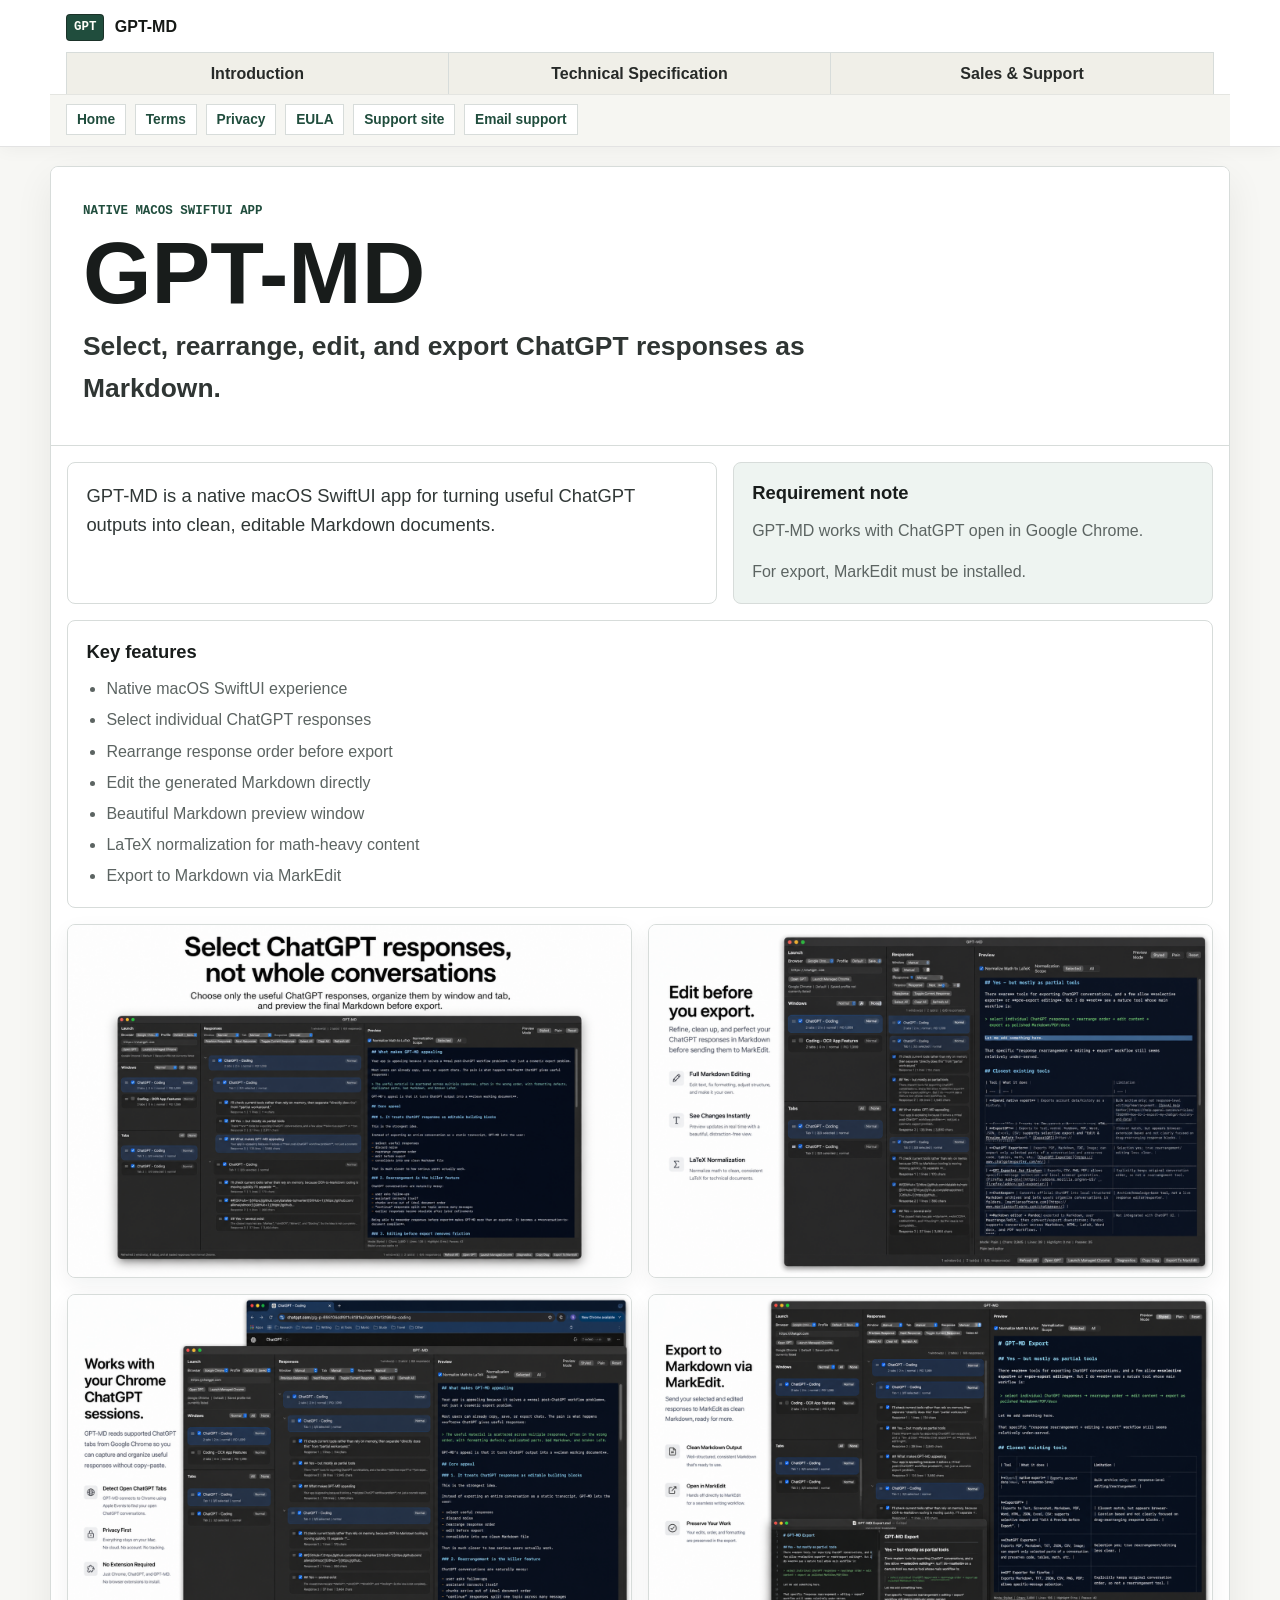
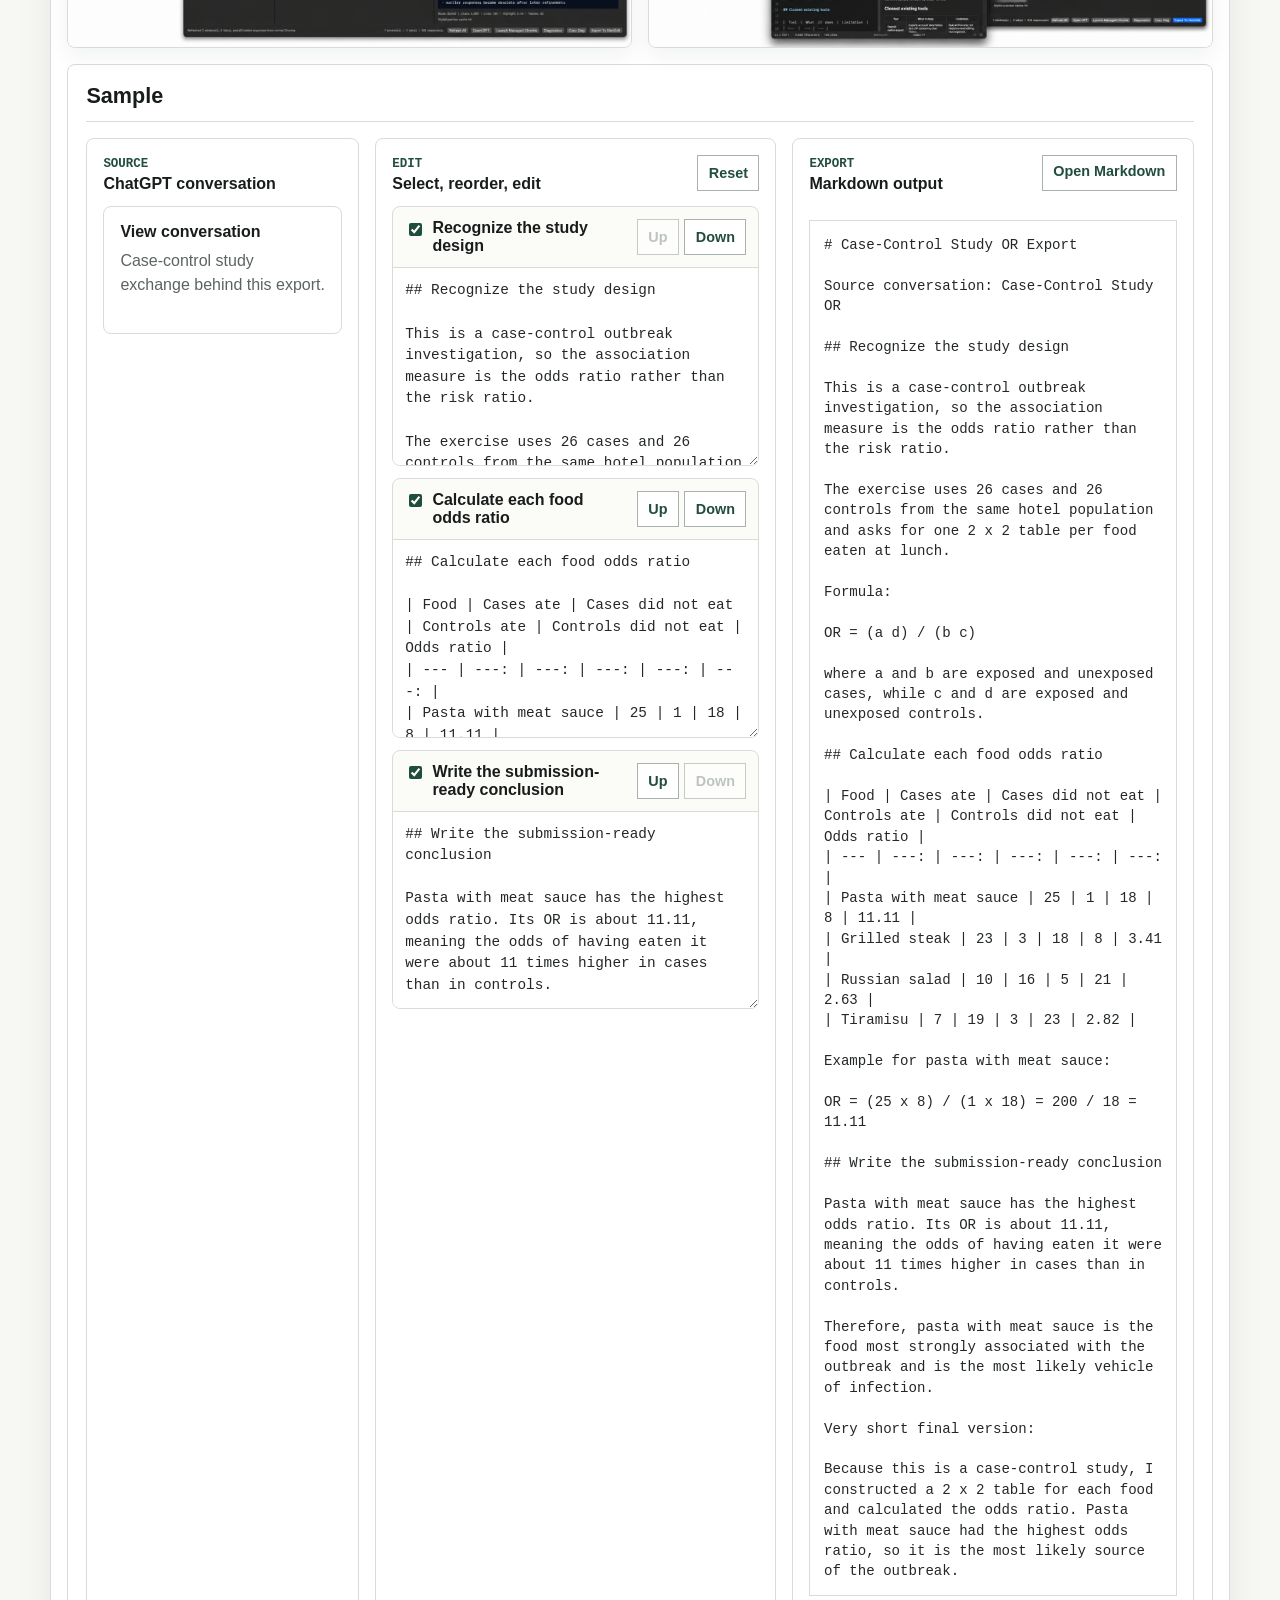
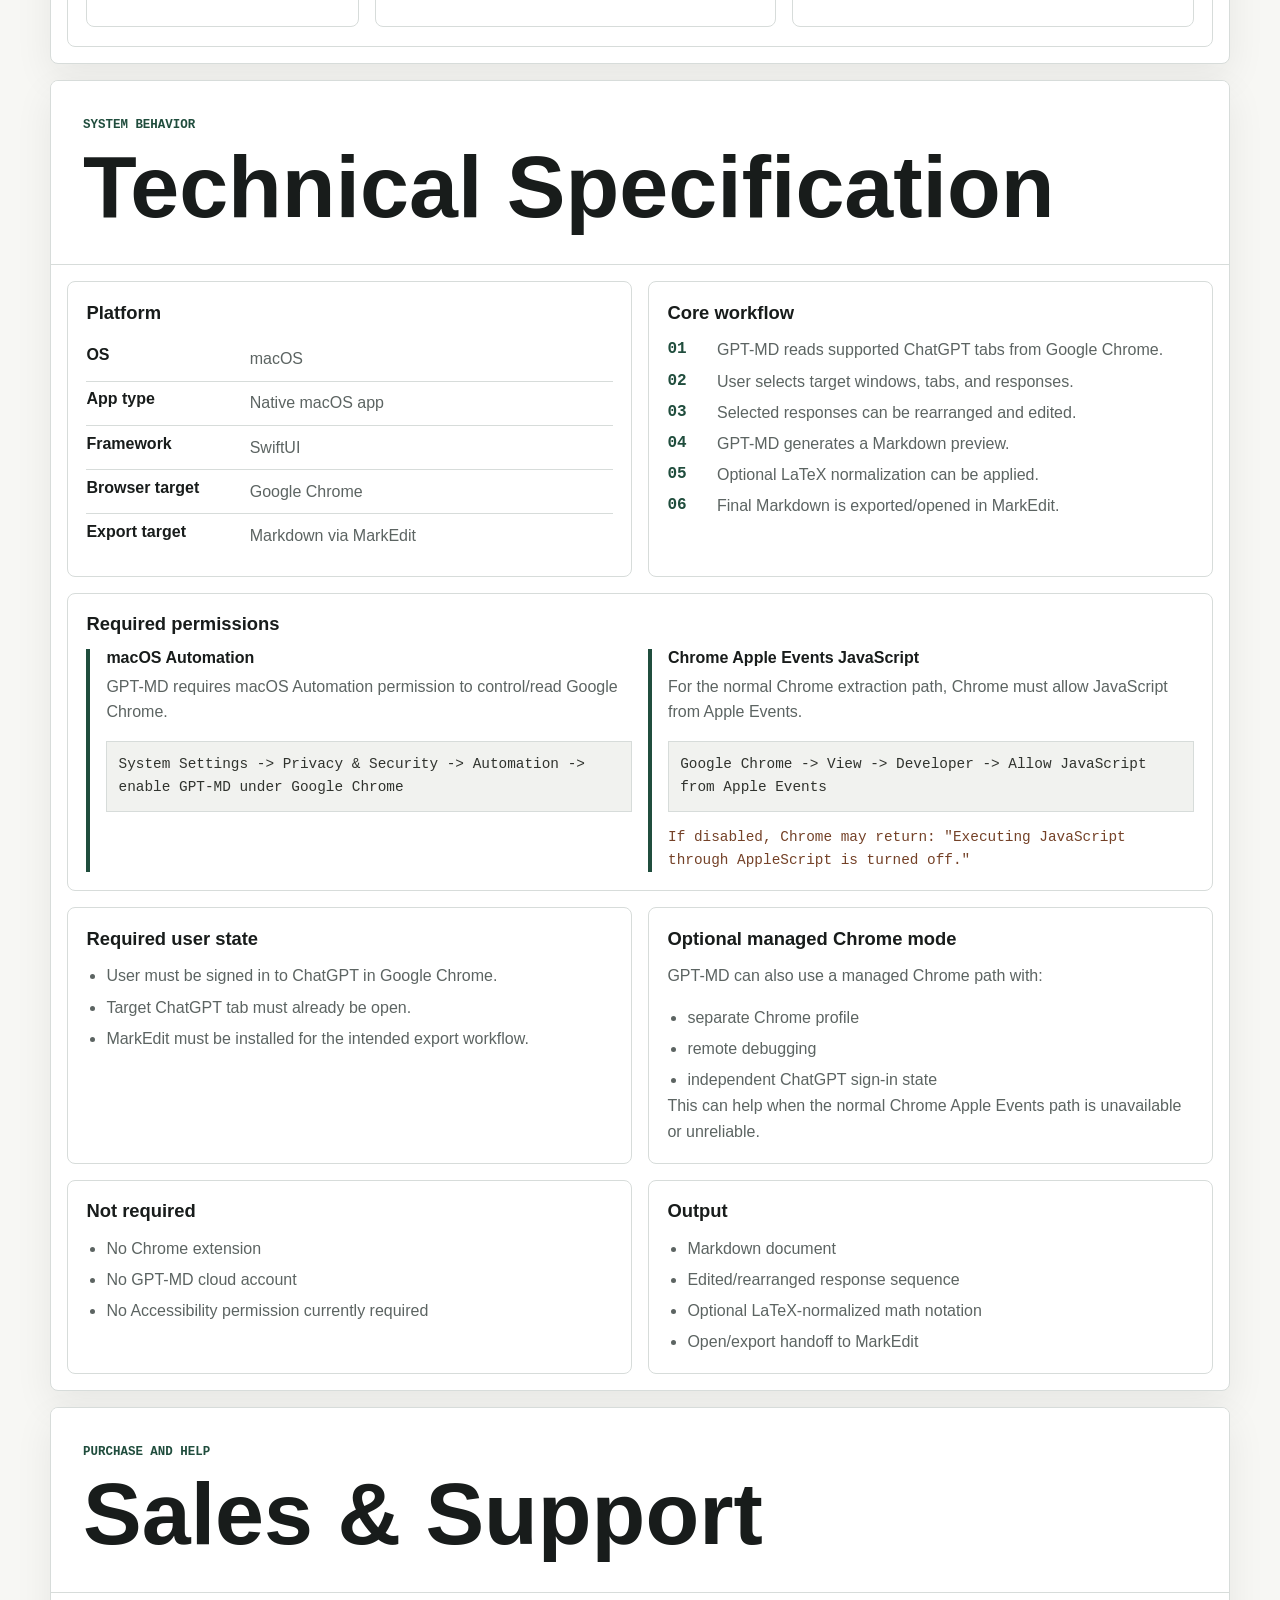
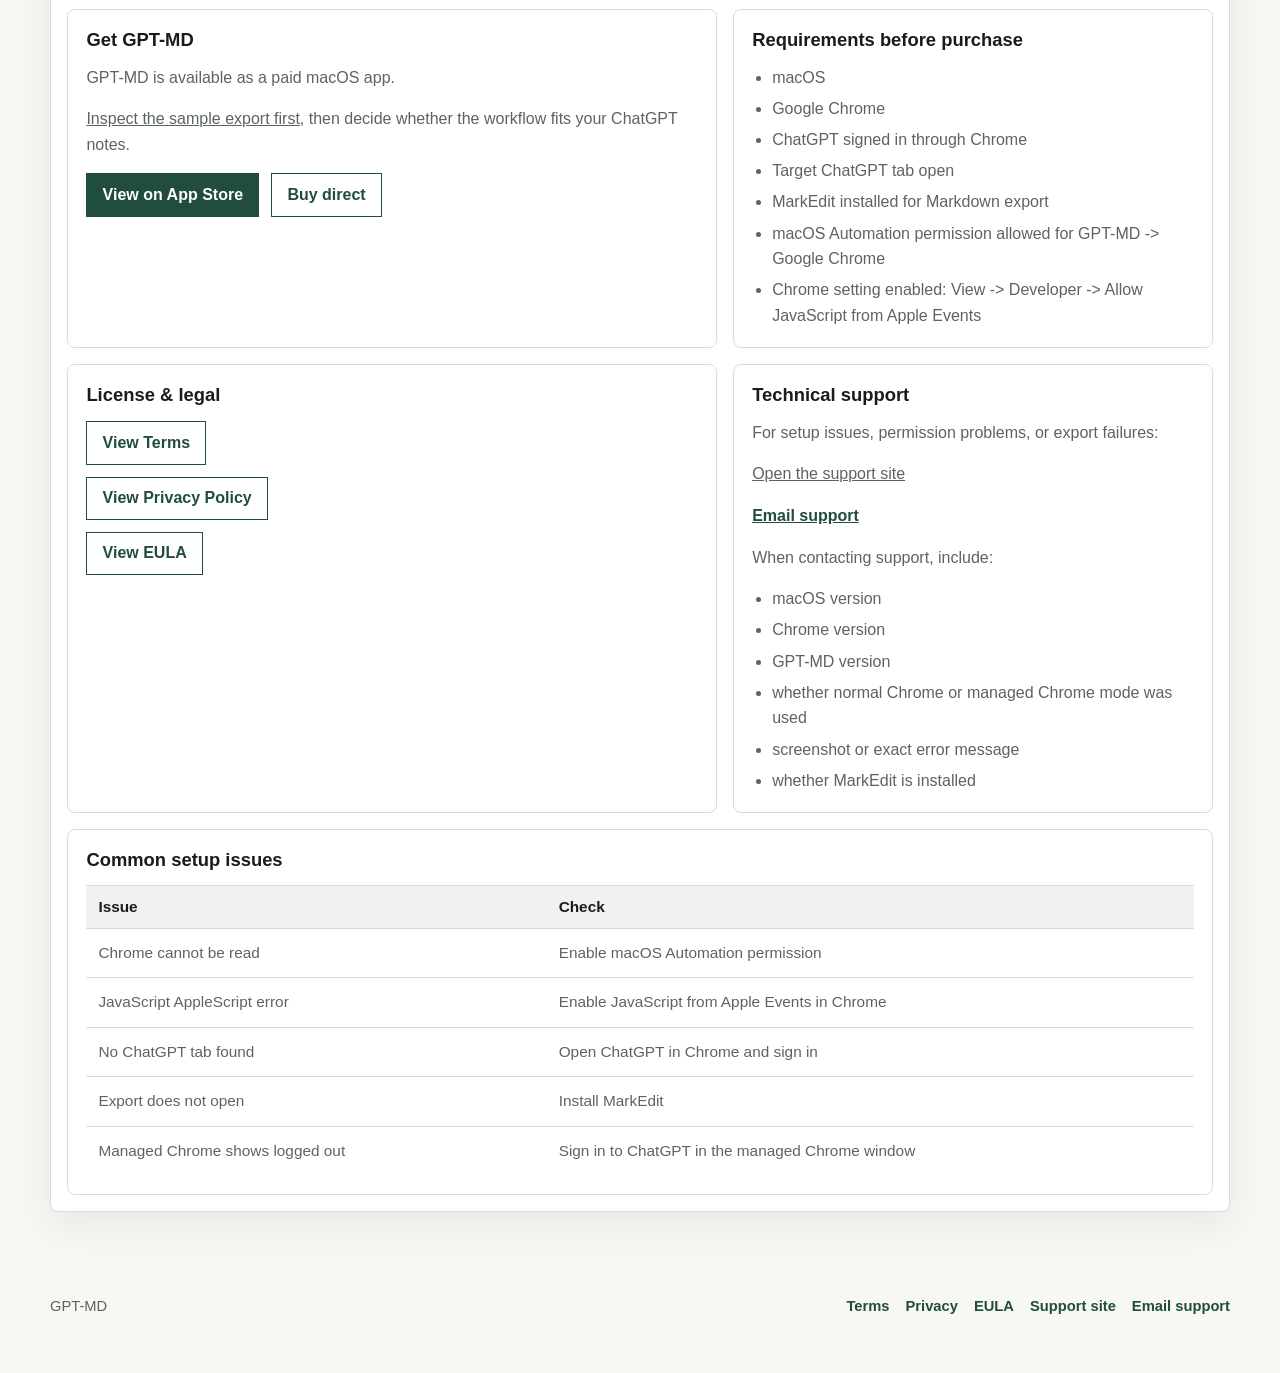
<file: index.html>
<!doctype html>
<html lang="en">
<head>
  <meta charset="utf-8">
  <meta name="viewport" content="width=device-width, initial-scale=1">
  <title>GPT-MD | ChatGPT responses to Markdown</title>
  <meta
    name="description"
    content="GPT-MD is a native macOS SwiftUI app for selecting, rearranging, editing, previewing, and exporting ChatGPT responses as Markdown."
  >
  <meta property="og:title" content="GPT-MD">
  <meta property="og:description" content="Select, rearrange, edit, and export ChatGPT responses as Markdown.">
  <meta property="og:type" content="website">
  <link rel="icon" type="image/png" href="./favicon.png?v=20260423a">
  <link rel="stylesheet" href="./site.css?v=20260508b">
</head>
<body>
  <a class="skip-link" href="#content">Skip to content</a>

  <header class="site-header">
    <a class="brand" href="./index.html" aria-label="GPT-MD home">
      <span class="brand-mark">GPT</span>
      <span>GPT-MD</span>
    </a>
    <nav class="tabs" aria-label="Primary">
      <a href="#introduction">Introduction</a>
      <a href="#technical-specification">Technical Specification</a>
      <a href="#sales-support">Sales &amp; Support</a>
    </nav>
    <nav class="page-nav" aria-label="All pages">
      <a href="./index.html">Home</a>
      <a href="./terms.html">Terms</a>
      <a href="./privacy.html">Privacy</a>
      <a href="./eula.html">EULA</a>
      <a href="https://medschooloutsider-support.vercel.app" target="_blank" rel="noreferrer">Support site</a>
      <a href="mailto:worldpresident1030@gmail.com" target="_blank" rel="noreferrer">Email support</a>
    </nav>
  </header>

  <main id="content" class="catalog-shell">
    <section class="tab-panel intro-panel" id="introduction" aria-labelledby="intro-title">
      <div class="panel-header">
        <p class="kicker">Native macOS SwiftUI app</p>
        <h1 id="intro-title">GPT-MD</h1>
        <p class="subtitle">Select, rearrange, edit, and export ChatGPT responses as Markdown.</p>
      </div>

      <div class="intro-grid">
        <article class="summary-card">
          <p>
            GPT-MD is a native macOS SwiftUI app for turning useful ChatGPT outputs into clean,
            editable Markdown documents.
          </p>
        </article>

        <article class="requirements-card">
          <h2>Requirement note</h2>
          <p>GPT-MD works with ChatGPT open in Google Chrome.</p>
          <p>For export, MarkEdit must be installed.</p>
        </article>
      </div>

      <section class="feature-list" aria-label="Key features">
        <h2>Key features</h2>
        <ul>
          <li>Native macOS SwiftUI experience</li>
          <li>Select individual ChatGPT responses</li>
          <li>Rearrange response order before export</li>
          <li>Edit the generated Markdown directly</li>
          <li>Beautiful Markdown preview window</li>
          <li>LaTeX normalization for math-heavy content</li>
          <li>Export to Markdown via MarkEdit</li>
        </ul>
      </section>

      <section class="gallery-strip" aria-label="GPT-MD image gallery">
        <img src="./site-assets/gallery/gpt-md/01-select-chatgpt-responses.png" width="2880" height="1800" loading="lazy" decoding="async" alt="GPT-MD selecting ChatGPT responses and previewing Markdown.">
        <img src="./site-assets/gallery/gpt-md/02-edit-before-export.png" width="2880" height="1800" loading="lazy" decoding="async" alt="GPT-MD editing Markdown before export.">
        <img src="./site-assets/gallery/gpt-md/03-chrome-chatgpt-sessions.png" width="2880" height="1800" loading="lazy" decoding="async" alt="GPT-MD working with Chrome ChatGPT sessions.">
        <img src="./site-assets/gallery/gpt-md/04-export-to-markedit.png" width="2880" height="1800" loading="lazy" decoding="async" alt="GPT-MD exporting Markdown to MarkEdit.">
      </section>

      <section class="feature-list product-sample" id="sample" aria-labelledby="sample-title">
        <div class="section-heading">
          <h2 id="sample-title">Sample</h2>
        </div>

        <div class="sample-workbench" aria-label="Interactive GPT-MD sample">
          <article class="sample-panel sample-source-panel">
            <p class="kicker">Source</p>
            <h3>ChatGPT conversation</h3>
            <a
              class="file-card sample-open-card"
              href="./site-assets/sample-conversation.md"
              data-preview-title="ChatGPT conversation"
              data-preview-url="./site-assets/sample-conversation.md"
            >
              <strong>View conversation</strong>
              <span>Case-control study exchange behind this export.</span>
            </a>
          </article>

          <article class="sample-panel sample-builder-panel">
            <div class="sample-panel-head">
              <div>
                <p class="kicker">Edit</p>
                <h3>Select, reorder, edit</h3>
              </div>
              <button class="small-button" type="button" data-sample-reset>Reset</button>
            </div>
            <div class="response-list" id="sample-response-list"></div>
          </article>

          <article class="sample-panel sample-export-panel">
            <div class="sample-panel-head">
              <div>
                <p class="kicker">Export</p>
                <h3>Markdown output</h3>
              </div>
              <a
                class="small-button"
                href="./site-assets/sample-output.md"
                target="_blank"
                rel="noreferrer"
              >Open Markdown</a>
            </div>
            <pre class="sample-output export-output" id="sample-export-output" aria-live="polite"></pre>
          </article>
        </div>
      </section>
    </section>

    <section class="tab-panel" id="technical-specification" aria-labelledby="spec-title">
      <div class="panel-header compact">
        <p class="kicker">System behavior</p>
        <h1 id="spec-title">Technical Specification</h1>
      </div>

      <div class="spec-layout">
        <section class="spec-box">
          <h2>Platform</h2>
          <dl class="spec-table">
            <div><dt>OS</dt><dd>macOS</dd></div>
            <div><dt>App type</dt><dd>Native macOS app</dd></div>
            <div><dt>Framework</dt><dd>SwiftUI</dd></div>
            <div><dt>Browser target</dt><dd>Google Chrome</dd></div>
            <div><dt>Export target</dt><dd>Markdown via MarkEdit</dd></div>
          </dl>
        </section>

        <section class="spec-box">
          <h2>Core workflow</h2>
          <ol class="numbered-list">
            <li>GPT-MD reads supported ChatGPT tabs from Google Chrome.</li>
            <li>User selects target windows, tabs, and responses.</li>
            <li>Selected responses can be rearranged and edited.</li>
            <li>GPT-MD generates a Markdown preview.</li>
            <li>Optional LaTeX normalization can be applied.</li>
            <li>Final Markdown is exported/opened in MarkEdit.</li>
          </ol>
        </section>

        <section class="spec-box wide">
          <h2>Required permissions</h2>
          <div class="permission-grid">
            <article>
              <h3>macOS Automation</h3>
              <p>GPT-MD requires macOS Automation permission to control/read Google Chrome.</p>
              <p class="path-line">System Settings -> Privacy &amp; Security -> Automation -> enable GPT-MD under Google Chrome</p>
            </article>
            <article>
              <h3>Chrome Apple Events JavaScript</h3>
              <p>For the normal Chrome extraction path, Chrome must allow JavaScript from Apple Events.</p>
              <p class="path-line">Google Chrome -> View -> Developer -> Allow JavaScript from Apple Events</p>
              <p class="error-line">If disabled, Chrome may return: "Executing JavaScript through AppleScript is turned off."</p>
            </article>
          </div>
        </section>

        <section class="spec-box">
          <h2>Required user state</h2>
          <ul>
            <li>User must be signed in to ChatGPT in Google Chrome.</li>
            <li>Target ChatGPT tab must already be open.</li>
            <li>MarkEdit must be installed for the intended export workflow.</li>
          </ul>
        </section>

        <section class="spec-box">
          <h2>Optional managed Chrome mode</h2>
          <p>GPT-MD can also use a managed Chrome path with:</p>
          <ul>
            <li>separate Chrome profile</li>
            <li>remote debugging</li>
            <li>independent ChatGPT sign-in state</li>
          </ul>
          <p>This can help when the normal Chrome Apple Events path is unavailable or unreliable.</p>
        </section>

        <section class="spec-box">
          <h2>Not required</h2>
          <ul>
            <li>No Chrome extension</li>
            <li>No GPT-MD cloud account</li>
            <li>No Accessibility permission currently required</li>
          </ul>
        </section>

        <section class="spec-box">
          <h2>Output</h2>
          <ul>
            <li>Markdown document</li>
            <li>Edited/rearranged response sequence</li>
            <li>Optional LaTeX-normalized math notation</li>
            <li>Open/export handoff to MarkEdit</li>
          </ul>
        </section>
      </div>
    </section>

    <section class="tab-panel" id="sales-support" aria-labelledby="sales-title">
      <div class="panel-header compact">
        <p class="kicker">Purchase and help</p>
        <h1 id="sales-title">Sales &amp; Support</h1>
      </div>

      <div class="sales-grid">
        <section class="spec-box purchase-box">
          <h2>Get GPT-MD</h2>
          <p>GPT-MD is available as a paid macOS app.</p>
          <p><a href="#sample">Inspect the sample export first</a>, then decide whether the workflow fits your ChatGPT notes.</p>
          <div class="purchase-actions">
            <a class="button" href="https://apps.apple.com/app/gpt-md/id6763401931" target="_blank" rel="noreferrer">View on App Store</a>
            <a class="button secondary" href="https://medout.lemonsqueezy.com/checkout/buy/40174261-ca0c-464d-b044-39bebae435b0" target="_blank" rel="noreferrer">Buy direct</a>
          </div>
        </section>

        <section class="spec-box">
          <h2>Requirements before purchase</h2>
          <ul>
            <li>macOS</li>
            <li>Google Chrome</li>
            <li>ChatGPT signed in through Chrome</li>
            <li>Target ChatGPT tab open</li>
            <li>MarkEdit installed for Markdown export</li>
            <li>macOS Automation permission allowed for GPT-MD -> Google Chrome</li>
            <li>Chrome setting enabled: View -> Developer -> Allow JavaScript from Apple Events</li>
          </ul>
        </section>

        <section class="spec-box legal-links">
          <h2>License &amp; legal</h2>
          <a class="button secondary" href="./terms.html">View Terms</a>
          <a class="button secondary" href="./privacy.html">View Privacy Policy</a>
          <a class="button secondary" href="./eula.html">View EULA</a>
        </section>

        <section class="spec-box">
          <h2>Technical support</h2>
          <p>For setup issues, permission problems, or export failures:</p>
          <p><a href="https://medschooloutsider-support.vercel.app" target="_blank" rel="noreferrer">Open the support site</a></p>
          <p class="support-email"><a href="mailto:worldpresident1030@gmail.com" target="_blank" rel="noreferrer">Email support</a></p>
          <p>When contacting support, include:</p>
          <ul>
            <li>macOS version</li>
            <li>Chrome version</li>
            <li>GPT-MD version</li>
            <li>whether normal Chrome or managed Chrome mode was used</li>
            <li>screenshot or exact error message</li>
            <li>whether MarkEdit is installed</li>
          </ul>
        </section>
      </div>

      <section class="setup-table-wrap" aria-label="Common setup issues">
        <h2>Common setup issues</h2>
        <table class="setup-table">
          <thead>
            <tr>
              <th>Issue</th>
              <th>Check</th>
            </tr>
          </thead>
          <tbody>
            <tr>
              <td>Chrome cannot be read</td>
              <td>Enable macOS Automation permission</td>
            </tr>
            <tr>
              <td>JavaScript AppleScript error</td>
              <td>Enable JavaScript from Apple Events in Chrome</td>
            </tr>
            <tr>
              <td>No ChatGPT tab found</td>
              <td>Open ChatGPT in Chrome and sign in</td>
            </tr>
            <tr>
              <td>Export does not open</td>
              <td>Install MarkEdit</td>
            </tr>
            <tr>
              <td>Managed Chrome shows logged out</td>
              <td>Sign in to ChatGPT in the managed Chrome window</td>
            </tr>
          </tbody>
        </table>
      </section>
    </section>
  </main>

  <footer class="site-footer">
    <span>GPT-MD</span>
    <nav aria-label="Legal">
      <a href="./terms.html">Terms</a>
      <a href="./privacy.html">Privacy</a>
      <a href="./eula.html">EULA</a>
      <a href="https://medschooloutsider-support.vercel.app" target="_blank" rel="noreferrer">Support site</a>
      <a href="mailto:worldpresident1030@gmail.com" target="_blank" rel="noreferrer">Email support</a>
    </nav>
  </footer>

  <div class="file-modal" id="file-preview-modal" hidden>
    <div class="file-modal-backdrop" data-modal-close></div>
    <section class="file-modal-panel" role="dialog" aria-modal="true" aria-labelledby="file-preview-title">
      <header class="file-modal-header">
        <div>
          <p class="kicker">Sample file preview</p>
          <h2 id="file-preview-title">Sample file</h2>
        </div>
        <button class="modal-close" type="button" data-modal-close aria-label="Close file preview">Close</button>
      </header>
      <iframe class="file-preview-frame" id="file-preview-frame" title="Sample file preview"></iframe>
      <footer class="file-modal-footer">
        <a class="button secondary" id="file-preview-open" href="#" target="_blank" rel="noreferrer">Open in new tab</a>
        <a class="button" href="#sales-support" data-modal-close>Go to purchase and support</a>
      </footer>
    </section>
  </div>

  <script>
    (() => {
      const modal = document.getElementById("file-preview-modal");
      const title = document.getElementById("file-preview-title");
      const frame = document.getElementById("file-preview-frame");
      const openLink = document.getElementById("file-preview-open");
      const cards = document.querySelectorAll("[data-preview-url]");
      let lastTrigger = null;
      let previewRequest = 0;

      function escapeHTML(value) {
        return value.replace(/[&<>"']/g, (character) => ({
          "&": "&amp;",
          "<": "&lt;",
          ">": "&gt;",
          "\"": "&quot;",
          "'": "&#39;"
        })[character]);
      }

      function inlineMarkdown(value) {
        return escapeHTML(value)
          .replace(/\*\*([^*]+)\*\*/g, "<strong>$1</strong>")
          .replace(/`([^`]+)`/g, "<code>$1</code>");
      }

      function markdownToHTML(markdown) {
        const lines = markdown.replace(/\r\n/g, "\n").split("\n");
        const blocks = [];
        let paragraph = [];

        function flushParagraph() {
          if (!paragraph.length) {
            return;
          }
          blocks.push(`<p>${inlineMarkdown(paragraph.join(" "))}</p>`);
          paragraph = [];
        }

        function parseTableLine(line) {
          const trimmed = line.trim();
          if (!trimmed.startsWith("|") || !trimmed.endsWith("|")) {
            return null;
          }
          return trimmed.slice(1, -1).split("|").map((cell) => cell.trim());
        }

        for (let index = 0; index < lines.length; index += 1) {
          const line = lines[index];
          const trimmed = line.trim();
          const heading = /^(#{1,6})\s+(.+)$/.exec(trimmed);
          const listItem = /^-\s+(.+)$/.exec(trimmed);
          const tableCells = parseTableLine(line);

          if (!trimmed) {
            flushParagraph();
          } else if (heading) {
            flushParagraph();
            const level = Math.min(heading[1].length, 4);
            blocks.push(`<h${level}>${inlineMarkdown(heading[2])}</h${level}>`);
          } else if (tableCells) {
            flushParagraph();
            const rows = [tableCells];
            while (index + 1 < lines.length && parseTableLine(lines[index + 1])) {
              index += 1;
              rows.push(parseTableLine(lines[index]));
            }
            const filteredRows = rows.filter((cells) => !cells.every((cell) => /^:?-{3,}:?$/.test(cell)));
            const head = filteredRows.shift() || [];
            const headerHTML = head.map((cell) => `<th>${inlineMarkdown(cell)}</th>`).join("");
            const rowsHTML = filteredRows.map((cells) => `<tr>${cells.map((cell) => `<td>${inlineMarkdown(cell)}</td>`).join("")}</tr>`).join("");
            blocks.push(`<div class="md-table-wrap"><table><thead><tr>${headerHTML}</tr></thead><tbody>${rowsHTML}</tbody></table></div>`);
          } else if (listItem) {
            flushParagraph();
            blocks.push(`<p class="md-list-item">${inlineMarkdown(listItem[1])}</p>`);
          } else {
            paragraph.push(line);
          }
        }

        flushParagraph();
        return blocks.join("\n");
      }

      function previewDocument(content, mode) {
        const body = mode === "markdown"
          ? markdownToHTML(content)
          : `<pre>${escapeHTML(content)}</pre>`;

        return `<!doctype html>
<html lang="en">
<head>
  <meta charset="utf-8">
  <meta name="viewport" content="width=device-width, initial-scale=1">
  <style>
    :root {
      color-scheme: light;
      --page: #f7f7f4;
      --paper: #ffffff;
      --ink: #181c1b;
      --muted: #5c6462;
      --rule: #d7dcda;
      --green: #204d3d;
      --green-soft: #eef4f1;
    }

    * {
      box-sizing: border-box;
    }

    body {
      margin: 0;
      background: var(--page);
      color: var(--ink);
      font-family: -apple-system, BlinkMacSystemFont, "Segoe UI", sans-serif;
      font-size: 16px;
      line-height: 1.62;
    }

    main {
      width: min(860px, calc(100% - 2rem));
      margin: 0 auto;
      padding: 2rem 0 3rem;
    }

    article {
      border: 1px solid var(--rule);
      background: var(--paper);
      padding: clamp(1rem, 3vw, 2rem);
      border-radius: 8px;
      box-shadow: 0 14px 38px rgba(24, 28, 27, 0.07);
    }

    h1,
    h2,
    h3,
    h4 {
      margin: 1.45em 0 0.55em;
      color: var(--ink);
      line-height: 1.22;
      letter-spacing: 0;
    }

    h1:first-child,
    h2:first-child,
    h3:first-child,
    h4:first-child {
      margin-top: 0;
    }

    h1 {
      font-size: 2rem;
    }

    h2 {
      padding-bottom: 0.45rem;
      border-bottom: 1px solid var(--rule);
      font-size: 1.25rem;
    }

    h3,
    h4 {
      color: var(--green);
      font-size: 1rem;
    }

    p {
      margin: 0 0 0.85rem;
      color: #303736;
    }

    .md-list-item {
      position: relative;
      padding-left: 1rem;
    }

    .md-list-item::before {
      content: "";
      position: absolute;
      left: 0;
      top: 0.72em;
      width: 0.35rem;
      height: 0.35rem;
      background: var(--green);
      border-radius: 50%;
    }

    pre {
      margin: 0;
      white-space: pre-wrap;
      color: #303736;
      font: 0.98rem/1.6 ui-monospace, SFMono-Regular, Menlo, Consolas, monospace;
    }

    code {
      border: 1px solid var(--rule);
      background: #fbfbf8;
      padding: 0.08rem 0.25rem;
      border-radius: 4px;
      font-family: ui-monospace, SFMono-Regular, Menlo, Consolas, monospace;
      font-size: 0.92em;
    }

    .md-table-wrap {
      overflow-x: auto;
      margin: 1rem 0;
      border: 1px solid var(--rule);
      border-radius: 8px;
    }

    table {
      width: 100%;
      border-collapse: collapse;
      font-size: 0.94rem;
    }

    th,
    td {
      padding: 0.55rem 0.65rem;
      border-bottom: 1px solid var(--rule);
      text-align: left;
      vertical-align: top;
    }

    th {
      background: var(--green-soft);
      color: var(--green);
    }

    tr:last-child td {
      border-bottom: 0;
    }
  </style>
</head>
<body>
  <main>
    <article>${body}</article>
  </main>
</body>
</html>`;
      }

      function loadingPreviewDocument() {
        return "<!doctype html><html><body style=\"margin:0;background:#f7f7f4;color:#181c1b;font:16px -apple-system,BlinkMacSystemFont,'Segoe UI',sans-serif;\"><main style=\"padding:2rem;\">Loading preview...</main></body></html>";
      }

      function openPreview(trigger) {
        const previewURL = trigger.dataset.previewUrl;
        const requestID = ++previewRequest;
        lastTrigger = trigger;
        title.textContent = trigger.dataset.previewTitle || "Sample file";
        openLink.href = previewURL;
        modal.hidden = false;
        document.body.classList.add("modal-open");
        frame.srcdoc = loadingPreviewDocument();
        frame.removeAttribute("src");

        fetch(previewURL)
          .then((response) => {
            if (!response.ok) {
              throw new Error("Preview unavailable");
            }
            return response.text();
          })
          .then((content) => {
            if (requestID === previewRequest) {
              const mode = previewURL.endsWith(".md") ? "markdown" : "plain";
              frame.srcdoc = previewDocument(content, mode);
            }
          })
          .catch(() => {
            if (requestID === previewRequest) {
              frame.srcdoc = "<!doctype html><html><body style=\"margin:0;background:#f7f7f4;color:#181c1b;font:16px -apple-system,BlinkMacSystemFont,'Segoe UI',sans-serif;\"><main style=\"padding:2rem;\">Preview unavailable. Use Open in new tab.</main></body></html>";
            }
          });

        modal.querySelector(".modal-close").focus();
      }

      function closePreview() {
        previewRequest += 1;
        modal.hidden = true;
        frame.removeAttribute("src");
        frame.removeAttribute("srcdoc");
        document.body.classList.remove("modal-open");
        if (lastTrigger) {
          lastTrigger.focus();
        }
      }

      const sampleSeed = [
        {
          title: "Recognize the study design",
          enabled: true,
          body: [
            "## Recognize the study design",
            "",
            "This is a case-control outbreak investigation, so the association measure is the odds ratio rather than the risk ratio.",
            "",
            "The exercise uses 26 cases and 26 controls from the same hotel population and asks for one 2 x 2 table per food eaten at lunch.",
            "",
            "Formula:",
            "",
            "OR = (a d) / (b c)",
            "",
            "where a and b are exposed and unexposed cases, while c and d are exposed and unexposed controls."
          ].join("\n")
        },
        {
          title: "Calculate each food odds ratio",
          enabled: true,
          body: [
            "## Calculate each food odds ratio",
            "",
            "| Food | Cases ate | Cases did not eat | Controls ate | Controls did not eat | Odds ratio |",
            "| --- | ---: | ---: | ---: | ---: | ---: |",
            "| Pasta with meat sauce | 25 | 1 | 18 | 8 | 11.11 |",
            "| Grilled steak | 23 | 3 | 18 | 8 | 3.41 |",
            "| Russian salad | 10 | 16 | 5 | 21 | 2.63 |",
            "| Tiramisu | 7 | 19 | 3 | 23 | 2.82 |",
            "",
            "Example for pasta with meat sauce:",
            "",
            "OR = (25 x 8) / (1 x 18) = 200 / 18 = 11.11"
          ].join("\n")
        },
        {
          title: "Write the submission-ready conclusion",
          enabled: true,
          body: [
            "## Write the submission-ready conclusion",
            "",
            "Pasta with meat sauce has the highest odds ratio. Its OR is about 11.11, meaning the odds of having eaten it were about 11 times higher in cases than in controls.",
            "",
            "Therefore, pasta with meat sauce is the food most strongly associated with the outbreak and is the most likely vehicle of infection.",
            "",
            "Very short final version:",
            "",
            "Because this is a case-control study, I constructed a 2 x 2 table for each food and calculated the odds ratio. Pasta with meat sauce had the highest odds ratio, so it is the most likely source of the outbreak."
          ].join("\n")
        }
      ];

      const sampleList = document.getElementById("sample-response-list");
      const sampleOutput = document.getElementById("sample-export-output");
      const sampleReset = document.querySelector("[data-sample-reset]");
      let sampleItems = sampleSeed.map((item) => ({ ...item }));

      function buildSampleMarkdown() {
        const selected = sampleItems.filter((item) => item.enabled);

        if (!selected.length) {
          return "# Case-Control Study OR Export\n\nNo responses selected.";
        }

        return [
          "# Case-Control Study OR Export",
          "",
          "Source conversation: Case-Control Study OR",
          "",
          ...selected.flatMap((item) => [item.body.trim(), ""])
        ].join("\n").trim() + "\n";
      }

      function renderSample() {
        if (!sampleList || !sampleOutput) {
          return;
        }

        sampleList.innerHTML = "";
        sampleItems.forEach((item, index) => {
          const row = document.createElement("section");
          row.className = "response-card";
          row.innerHTML = `
            <div class="response-card-head">
              <label>
                <input type="checkbox" ${item.enabled ? "checked" : ""}>
                <span>${escapeHTML(item.title)}</span>
              </label>
              <div class="response-actions">
                <button type="button" data-move="up" ${index === 0 ? "disabled" : ""}>Up</button>
                <button type="button" data-move="down" ${index === sampleItems.length - 1 ? "disabled" : ""}>Down</button>
              </div>
            </div>
            <textarea rows="8" spellcheck="true">${escapeHTML(item.body)}</textarea>
          `;

          const checkbox = row.querySelector("input");
          const textarea = row.querySelector("textarea");
          checkbox.addEventListener("change", () => {
            item.enabled = checkbox.checked;
            sampleOutput.textContent = buildSampleMarkdown();
          });
          textarea.addEventListener("input", () => {
            item.body = textarea.value;
            sampleOutput.textContent = buildSampleMarkdown();
          });
          row.querySelectorAll("[data-move]").forEach((button) => {
            button.addEventListener("click", () => {
              const direction = button.dataset.move === "up" ? -1 : 1;
              const target = index + direction;
              if (target < 0 || target >= sampleItems.length) {
                return;
              }
              const [moved] = sampleItems.splice(index, 1);
              sampleItems.splice(target, 0, moved);
              renderSample();
            });
          });

          sampleList.appendChild(row);
        });

        sampleOutput.textContent = buildSampleMarkdown();
      }

      if (sampleReset) {
        sampleReset.addEventListener("click", () => {
          sampleItems = sampleSeed.map((item) => ({ ...item }));
          renderSample();
        });
      }

      renderSample();

      cards.forEach((card) => {
        card.addEventListener("click", (event) => {
          event.preventDefault();
          openPreview(card);
        });
      });

      modal.querySelectorAll("[data-modal-close]").forEach((control) => {
        control.addEventListener("click", closePreview);
      });

      document.addEventListener("keydown", (event) => {
        if (event.key === "Escape" && !modal.hidden) {
          closePreview();
        }
      });
    })();
  </script>
</body>
</html>
</file>
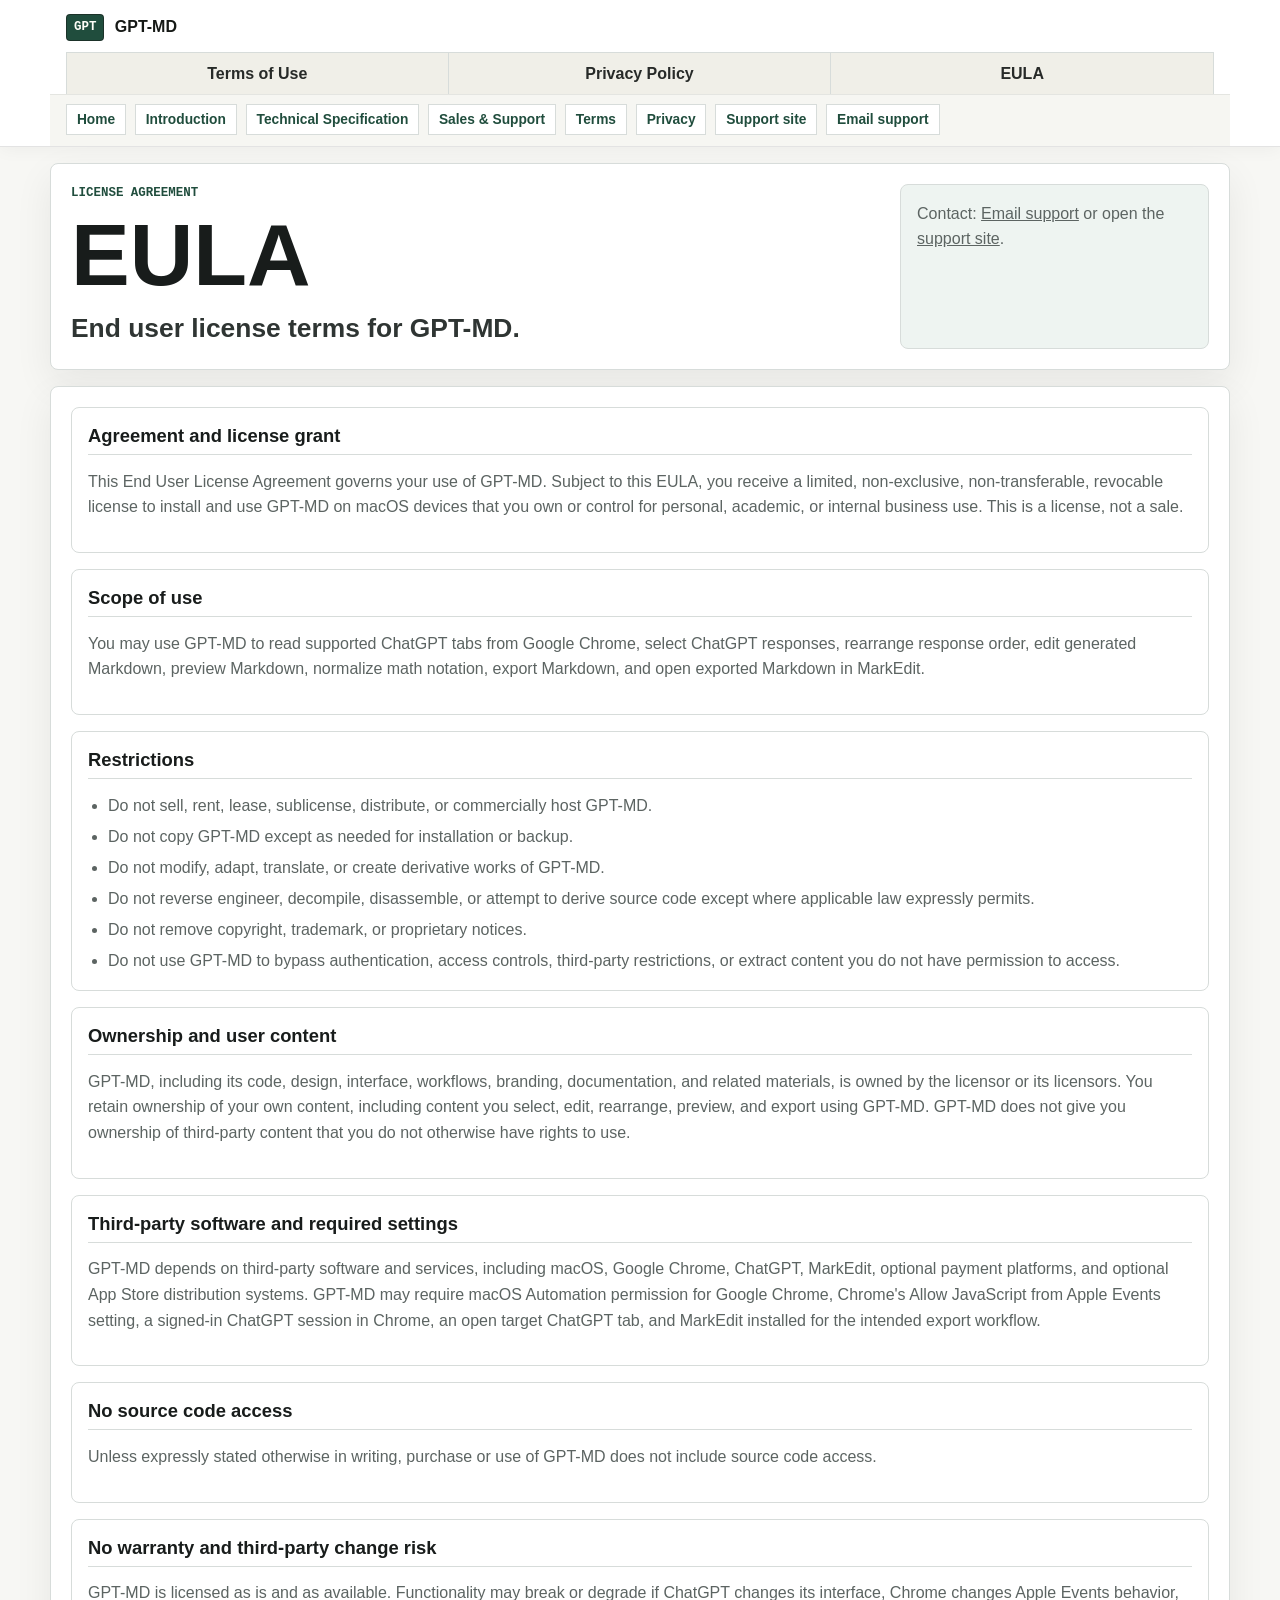
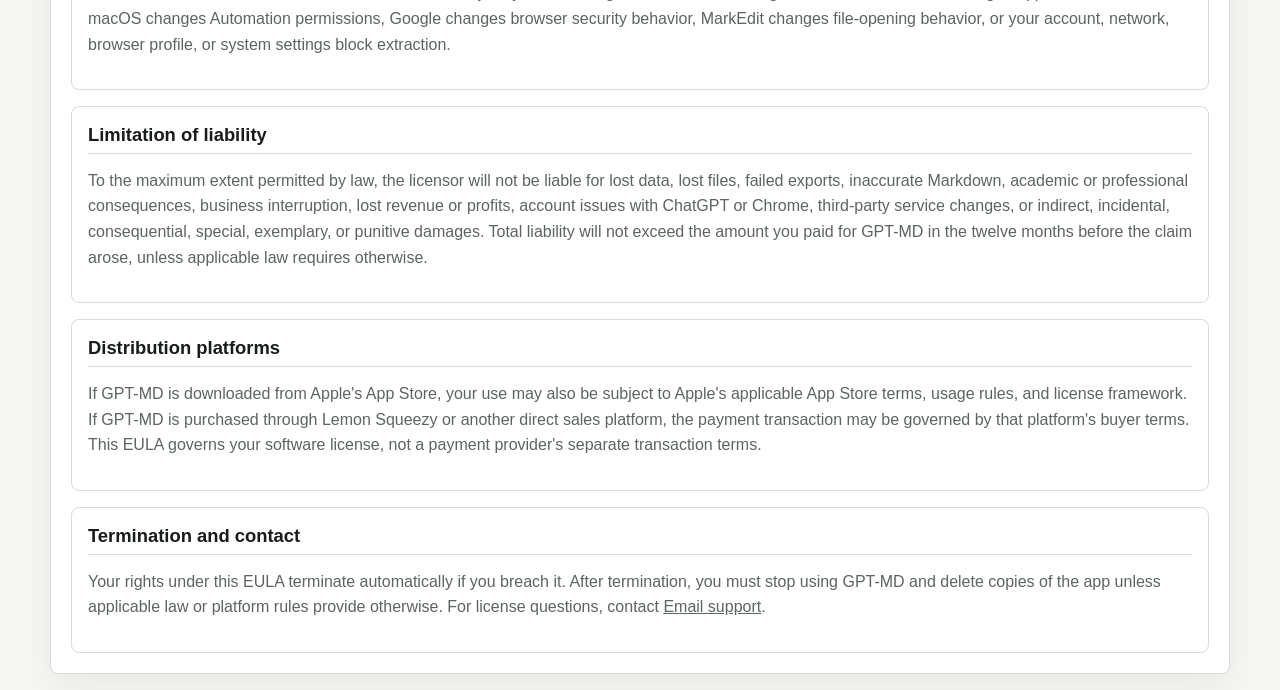
<file: eula.html>
<!doctype html>
<html lang="en">
<head>
  <meta charset="utf-8">
  <meta name="viewport" content="width=device-width, initial-scale=1">
  <title>GPT-MD EULA</title>
  <meta name="description" content="End user license agreement for GPT-MD.">
  <link rel="icon" type="image/png" href="./favicon.png?v=20260423a">
  <link rel="stylesheet" href="./site.css?v=20260507a">
</head>
<body>
  <header class="site-header">
    <a class="brand" href="./index.html" aria-label="GPT-MD home"><span class="brand-mark">GPT</span><span>GPT-MD</span></a>
    <nav class="tabs" aria-label="Legal">
      <a href="./terms.html">Terms of Use</a>
      <a href="./privacy.html">Privacy Policy</a>
      <a href="./eula.html">EULA</a>
    </nav>
    <nav class="page-nav" aria-label="All pages">
      <a href="./index.html">Home</a>
      <a href="./index.html#introduction">Introduction</a>
      <a href="./index.html#technical-specification">Technical Specification</a>
      <a href="./index.html#sales-support">Sales &amp; Support</a>
      <a href="./terms.html">Terms</a>
      <a href="./privacy.html">Privacy</a>
      <a href="https://medschooloutsider-support.vercel.app" target="_blank" rel="noreferrer">Support site</a>
      <a href="mailto:worldpresident1030@gmail.com" target="_blank" rel="noreferrer">Email support</a>
    </nav>
  </header>

  <main>
    <section class="section proof-hero">
      <div>
        <p class="kicker">License agreement</p>
        <h1>EULA</h1>
        <p class="subtitle">End user license terms for GPT-MD.</p>
      </div>
      <aside class="proof-panel">
        <p>Contact: <a href="mailto:worldpresident1030@gmail.com" target="_blank" rel="noreferrer">Email support</a> or open the <a href="https://medschooloutsider-support.vercel.app" target="_blank" rel="noreferrer">support site</a>.</p>
      </aside>
    </section>

    <section class="section legal-body">
      <article>
        <h2>Agreement and license grant</h2>
        <p>This End User License Agreement governs your use of GPT-MD. Subject to this EULA, you receive a limited, non-exclusive, non-transferable, revocable license to install and use GPT-MD on macOS devices that you own or control for personal, academic, or internal business use. This is a license, not a sale.</p>
      </article>
      <article>
        <h2>Scope of use</h2>
        <p>You may use GPT-MD to read supported ChatGPT tabs from Google Chrome, select ChatGPT responses, rearrange response order, edit generated Markdown, preview Markdown, normalize math notation, export Markdown, and open exported Markdown in MarkEdit.</p>
      </article>
      <article>
        <h2>Restrictions</h2>
        <ul>
          <li>Do not sell, rent, lease, sublicense, distribute, or commercially host GPT-MD.</li>
          <li>Do not copy GPT-MD except as needed for installation or backup.</li>
          <li>Do not modify, adapt, translate, or create derivative works of GPT-MD.</li>
          <li>Do not reverse engineer, decompile, disassemble, or attempt to derive source code except where applicable law expressly permits.</li>
          <li>Do not remove copyright, trademark, or proprietary notices.</li>
          <li>Do not use GPT-MD to bypass authentication, access controls, third-party restrictions, or extract content you do not have permission to access.</li>
        </ul>
      </article>
      <article>
        <h2>Ownership and user content</h2>
        <p>GPT-MD, including its code, design, interface, workflows, branding, documentation, and related materials, is owned by the licensor or its licensors. You retain ownership of your own content, including content you select, edit, rearrange, preview, and export using GPT-MD. GPT-MD does not give you ownership of third-party content that you do not otherwise have rights to use.</p>
      </article>
      <article>
        <h2>Third-party software and required settings</h2>
        <p>GPT-MD depends on third-party software and services, including macOS, Google Chrome, ChatGPT, MarkEdit, optional payment platforms, and optional App Store distribution systems. GPT-MD may require macOS Automation permission for Google Chrome, Chrome's Allow JavaScript from Apple Events setting, a signed-in ChatGPT session in Chrome, an open target ChatGPT tab, and MarkEdit installed for the intended export workflow.</p>
      </article>
      <article>
        <h2>No source code access</h2>
        <p>Unless expressly stated otherwise in writing, purchase or use of GPT-MD does not include source code access.</p>
      </article>
      <article>
        <h2>No warranty and third-party change risk</h2>
        <p>GPT-MD is licensed as is and as available. Functionality may break or degrade if ChatGPT changes its interface, Chrome changes Apple Events behavior, macOS changes Automation permissions, Google changes browser security behavior, MarkEdit changes file-opening behavior, or your account, network, browser profile, or system settings block extraction.</p>
      </article>
      <article>
        <h2>Limitation of liability</h2>
        <p>To the maximum extent permitted by law, the licensor will not be liable for lost data, lost files, failed exports, inaccurate Markdown, academic or professional consequences, business interruption, lost revenue or profits, account issues with ChatGPT or Chrome, third-party service changes, or indirect, incidental, consequential, special, exemplary, or punitive damages. Total liability will not exceed the amount you paid for GPT-MD in the twelve months before the claim arose, unless applicable law requires otherwise.</p>
      </article>
      <article>
        <h2>Distribution platforms</h2>
        <p>If GPT-MD is downloaded from Apple's App Store, your use may also be subject to Apple's applicable App Store terms, usage rules, and license framework. If GPT-MD is purchased through Lemon Squeezy or another direct sales platform, the payment transaction may be governed by that platform's buyer terms. This EULA governs your software license, not a payment provider's separate transaction terms.</p>
      </article>
      <article>
        <h2>Termination and contact</h2>
        <p>Your rights under this EULA terminate automatically if you breach it. After termination, you must stop using GPT-MD and delete copies of the app unless applicable law or platform rules provide otherwise. For license questions, contact <a href="mailto:worldpresident1030@gmail.com" target="_blank" rel="noreferrer">Email support</a>.</p>
      </article>
    </section>
  </main>
</body>
</html>
</file>
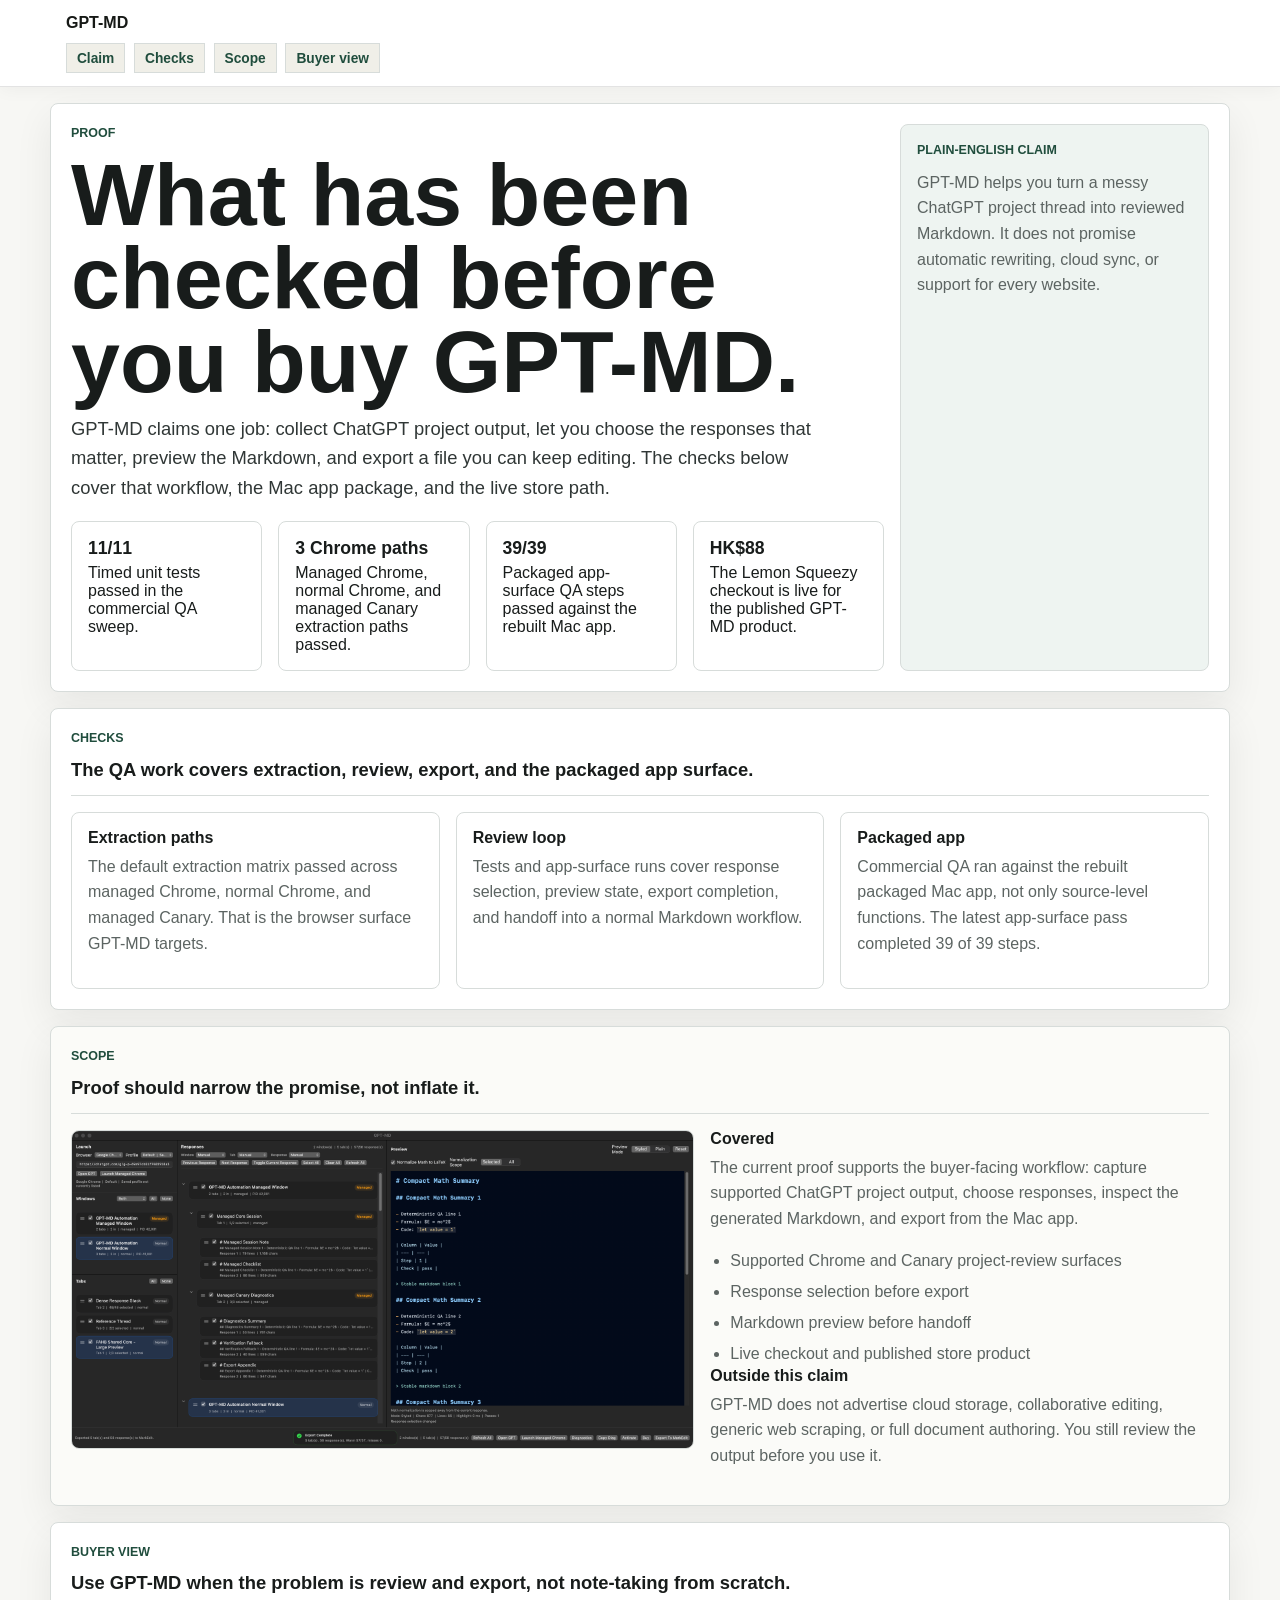
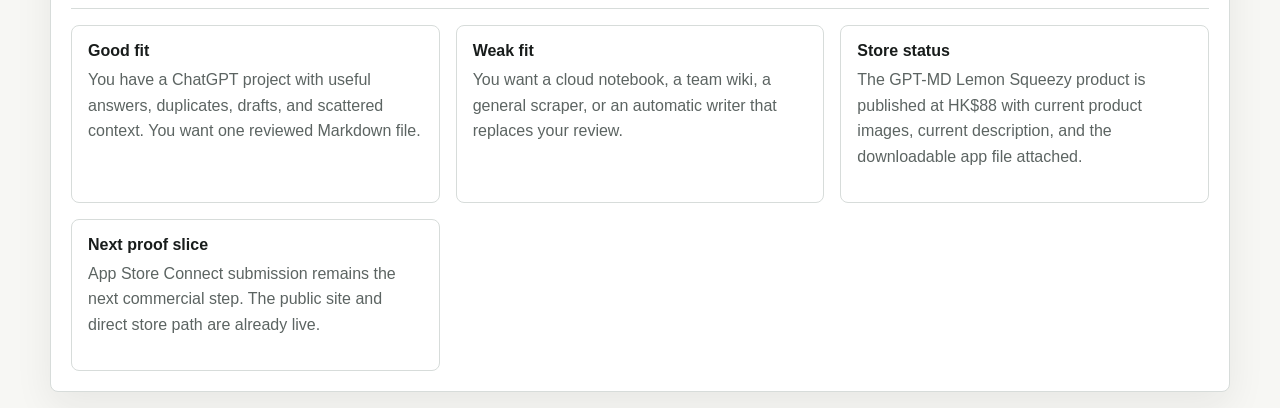
<file: export-benchmarking.html>
<!doctype html>
<html lang="en">
<head>
  <meta charset="utf-8">
  <meta name="viewport" content="width=device-width, initial-scale=1">
  <title>GPT-MD Proof</title>
  <meta
    name="description"
    content="GPT-MD proof page: tested Chrome extraction paths, packaged Mac app QA, export review boundaries, and live checkout status."
  >
  <link rel="icon" type="image/png" href="./favicon.png?v=20260423a">
  <link rel="stylesheet" href="./site.css?v=20260507a">
</head>
<body>
  <header class="site-header">
    <a class="brand" href="./index.html">GPT-MD</a>
    <nav class="site-nav" aria-label="Proof page navigation">
      <a href="#claim">Claim</a>
      <a href="#checks">Checks</a>
      <a href="#scope">Scope</a>
      <a href="#buyer">Buyer view</a>
    </nav>
  </header>

  <main>
    <section class="section proof-hero" id="claim">
      <div>
        <p class="eyebrow">Proof</p>
        <h1>What has been checked before you buy GPT-MD.</h1>
        <p class="lede">
          GPT-MD claims one job: collect ChatGPT project output, let you choose the
          responses that matter, preview the Markdown, and export a file you can keep
          editing. The checks below cover that workflow, the Mac app package, and the
          live store path.
        </p>
        <div class="proof-metrics proof-metrics-wide proof-metrics-key">
          <div class="proof-metric">
            <strong>11/11</strong>
            <span>Timed unit tests passed in the commercial QA sweep.</span>
          </div>
          <div class="proof-metric">
            <strong>3 Chrome paths</strong>
            <span>Managed Chrome, normal Chrome, and managed Canary extraction paths passed.</span>
          </div>
          <div class="proof-metric">
            <strong>39/39</strong>
            <span>Packaged app-surface QA steps passed against the rebuilt Mac app.</span>
          </div>
          <div class="proof-metric">
            <strong>HK$88</strong>
            <span>The Lemon Squeezy checkout is live for the published GPT-MD product.</span>
          </div>
        </div>
      </div>
      <aside class="proof-panel">
        <p class="eyebrow">Plain-English claim</p>
        <p>
          GPT-MD helps you turn a messy ChatGPT project thread into reviewed Markdown.
          It does not promise automatic rewriting, cloud sync, or support for every website.
        </p>
      </aside>
    </section>

    <section class="section" id="checks">
      <div class="section-heading">
        <p class="eyebrow">Checks</p>
        <h2>The QA work covers extraction, review, export, and the packaged app surface.</h2>
      </div>
      <div class="proof-grid">
        <article class="proof-block">
          <h3>Extraction paths</h3>
          <p>
            The default extraction matrix passed across managed Chrome, normal Chrome,
            and managed Canary. That is the browser surface GPT-MD targets.
          </p>
        </article>
        <article class="proof-block">
          <h3>Review loop</h3>
          <p>
            Tests and app-surface runs cover response selection, preview state, export
            completion, and handoff into a normal Markdown workflow.
          </p>
        </article>
        <article class="proof-block">
          <h3>Packaged app</h3>
          <p>
            Commercial QA ran against the rebuilt packaged Mac app, not only source-level
            functions. The latest app-surface pass completed 39 of 39 steps.
          </p>
        </article>
      </div>
    </section>

    <section class="section section-accent" id="scope">
      <div class="section-heading">
        <p class="eyebrow">Scope</p>
        <h2>Proof should narrow the promise, not inflate it.</h2>
      </div>
      <div class="proof-strip">
        <img
          src="./site-assets/generated/gpt-md-app-workflow-window.png"
          width="3840"
          height="1960"
          loading="lazy"
          decoding="async"
          alt="GPT-MD app window showing project selection, responses, preview, and export controls."
        >
        <div class="proof-strip-copy">
          <h3>Covered</h3>
          <p>
            The current proof supports the buyer-facing workflow: capture supported
            ChatGPT project output, choose responses, inspect the generated Markdown,
            and export from the Mac app.
          </p>
          <ul class="proof-list">
            <li>Supported Chrome and Canary project-review surfaces</li>
            <li>Response selection before export</li>
            <li>Markdown preview before handoff</li>
            <li>Live checkout and published store product</li>
          </ul>
          <h3>Outside this claim</h3>
          <p>
            GPT-MD does not advertise cloud storage, collaborative editing, generic web
            scraping, or full document authoring. You still review the output before you
            use it.
          </p>
        </div>
      </div>
    </section>

    <section class="section" id="buyer">
      <div class="section-heading">
        <p class="eyebrow">Buyer view</p>
        <h2>Use GPT-MD when the problem is review and export, not note-taking from scratch.</h2>
      </div>
      <div class="proof-grid">
        <article class="proof-block">
          <h3>Good fit</h3>
          <p>
            You have a ChatGPT project with useful answers, duplicates, drafts, and
            scattered context. You want one reviewed Markdown file.
          </p>
        </article>
        <article class="proof-block">
          <h3>Weak fit</h3>
          <p>
            You want a cloud notebook, a team wiki, a general scraper, or an automatic
            writer that replaces your review.
          </p>
        </article>
        <article class="proof-block">
          <h3>Store status</h3>
          <p>
            The GPT-MD Lemon Squeezy product is published at HK$88 with current product
            images, current description, and the downloadable app file attached.
          </p>
        </article>
        <article class="proof-block">
          <h3>Next proof slice</h3>
          <p>
            App Store Connect submission remains the next commercial step. The public
            site and direct store path are already live.
          </p>
        </article>
      </div>
    </section>
  </main>
</body>
</html>
</file>
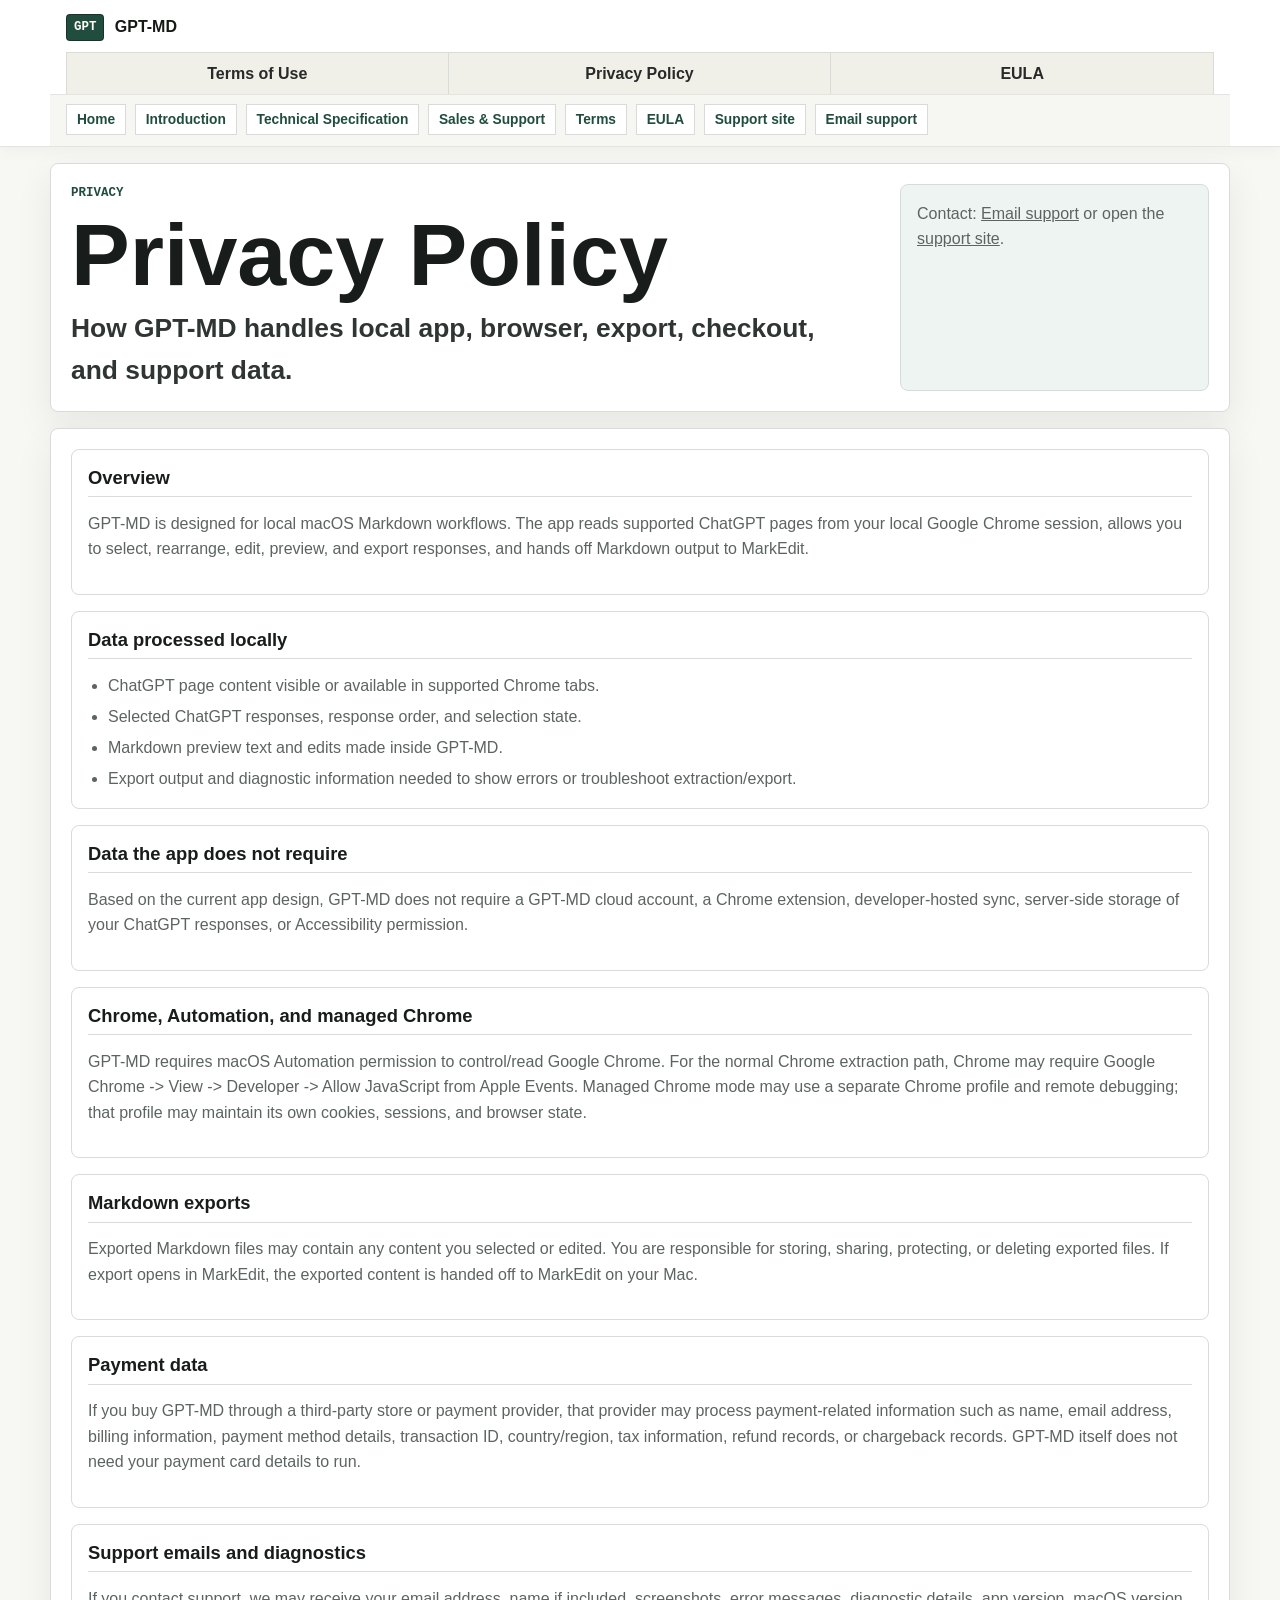
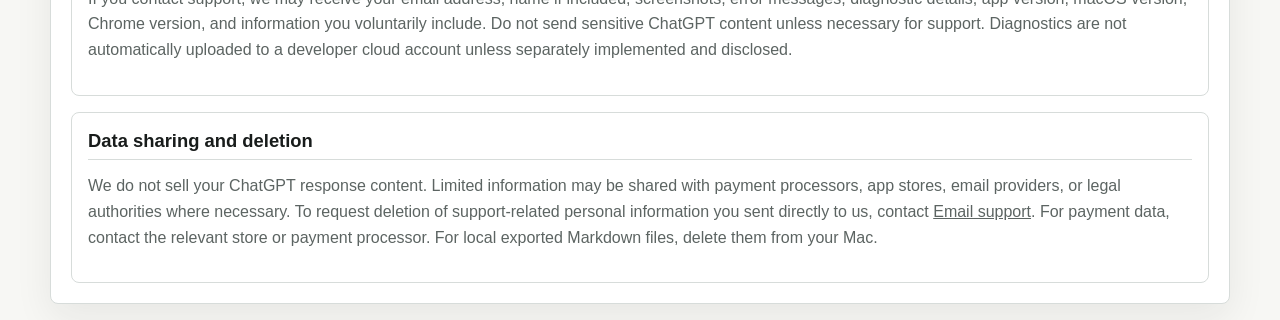
<file: privacy.html>
<!doctype html>
<html lang="en">
<head>
  <meta charset="utf-8">
  <meta name="viewport" content="width=device-width, initial-scale=1">
  <title>GPT-MD Privacy Policy</title>
  <meta name="description" content="Privacy policy for GPT-MD.">
  <link rel="icon" type="image/png" href="./favicon.png?v=20260423a">
  <link rel="stylesheet" href="./site.css?v=20260507a">
</head>
<body>
  <header class="site-header">
    <a class="brand" href="./index.html" aria-label="GPT-MD home"><span class="brand-mark">GPT</span><span>GPT-MD</span></a>
    <nav class="tabs" aria-label="Legal">
      <a href="./terms.html">Terms of Use</a>
      <a href="./privacy.html">Privacy Policy</a>
      <a href="./eula.html">EULA</a>
    </nav>
    <nav class="page-nav" aria-label="All pages">
      <a href="./index.html">Home</a>
      <a href="./index.html#introduction">Introduction</a>
      <a href="./index.html#technical-specification">Technical Specification</a>
      <a href="./index.html#sales-support">Sales &amp; Support</a>
      <a href="./terms.html">Terms</a>
      <a href="./eula.html">EULA</a>
      <a href="https://medschooloutsider-support.vercel.app" target="_blank" rel="noreferrer">Support site</a>
      <a href="mailto:worldpresident1030@gmail.com" target="_blank" rel="noreferrer">Email support</a>
    </nav>
  </header>

  <main>
    <section class="section proof-hero">
      <div>
        <p class="kicker">Privacy</p>
        <h1>Privacy Policy</h1>
        <p class="subtitle">How GPT-MD handles local app, browser, export, checkout, and support data.</p>
      </div>
      <aside class="proof-panel">
        <p>Contact: <a href="mailto:worldpresident1030@gmail.com" target="_blank" rel="noreferrer">Email support</a> or open the <a href="https://medschooloutsider-support.vercel.app" target="_blank" rel="noreferrer">support site</a>.</p>
      </aside>
    </section>

    <section class="section legal-body">
      <article>
        <h2>Overview</h2>
        <p>GPT-MD is designed for local macOS Markdown workflows. The app reads supported ChatGPT pages from your local Google Chrome session, allows you to select, rearrange, edit, preview, and export responses, and hands off Markdown output to MarkEdit.</p>
      </article>
      <article>
        <h2>Data processed locally</h2>
        <ul>
          <li>ChatGPT page content visible or available in supported Chrome tabs.</li>
          <li>Selected ChatGPT responses, response order, and selection state.</li>
          <li>Markdown preview text and edits made inside GPT-MD.</li>
          <li>Export output and diagnostic information needed to show errors or troubleshoot extraction/export.</li>
        </ul>
      </article>
      <article>
        <h2>Data the app does not require</h2>
        <p>Based on the current app design, GPT-MD does not require a GPT-MD cloud account, a Chrome extension, developer-hosted sync, server-side storage of your ChatGPT responses, or Accessibility permission.</p>
      </article>
      <article>
        <h2>Chrome, Automation, and managed Chrome</h2>
        <p>GPT-MD requires macOS Automation permission to control/read Google Chrome. For the normal Chrome extraction path, Chrome may require Google Chrome -> View -> Developer -> Allow JavaScript from Apple Events. Managed Chrome mode may use a separate Chrome profile and remote debugging; that profile may maintain its own cookies, sessions, and browser state.</p>
      </article>
      <article>
        <h2>Markdown exports</h2>
        <p>Exported Markdown files may contain any content you selected or edited. You are responsible for storing, sharing, protecting, or deleting exported files. If export opens in MarkEdit, the exported content is handed off to MarkEdit on your Mac.</p>
      </article>
      <article>
        <h2>Payment data</h2>
        <p>If you buy GPT-MD through a third-party store or payment provider, that provider may process payment-related information such as name, email address, billing information, payment method details, transaction ID, country/region, tax information, refund records, or chargeback records. GPT-MD itself does not need your payment card details to run.</p>
      </article>
      <article>
        <h2>Support emails and diagnostics</h2>
        <p>If you contact support, we may receive your email address, name if included, screenshots, error messages, diagnostic details, app version, macOS version, Chrome version, and information you voluntarily include. Do not send sensitive ChatGPT content unless necessary for support. Diagnostics are not automatically uploaded to a developer cloud account unless separately implemented and disclosed.</p>
      </article>
      <article>
        <h2>Data sharing and deletion</h2>
        <p>We do not sell your ChatGPT response content. Limited information may be shared with payment processors, app stores, email providers, or legal authorities where necessary. To request deletion of support-related personal information you sent directly to us, contact <a href="mailto:worldpresident1030@gmail.com" target="_blank" rel="noreferrer">Email support</a>. For payment data, contact the relevant store or payment processor. For local exported Markdown files, delete them from your Mac.</p>
      </article>
    </section>
  </main>
</body>
</html>
</file>
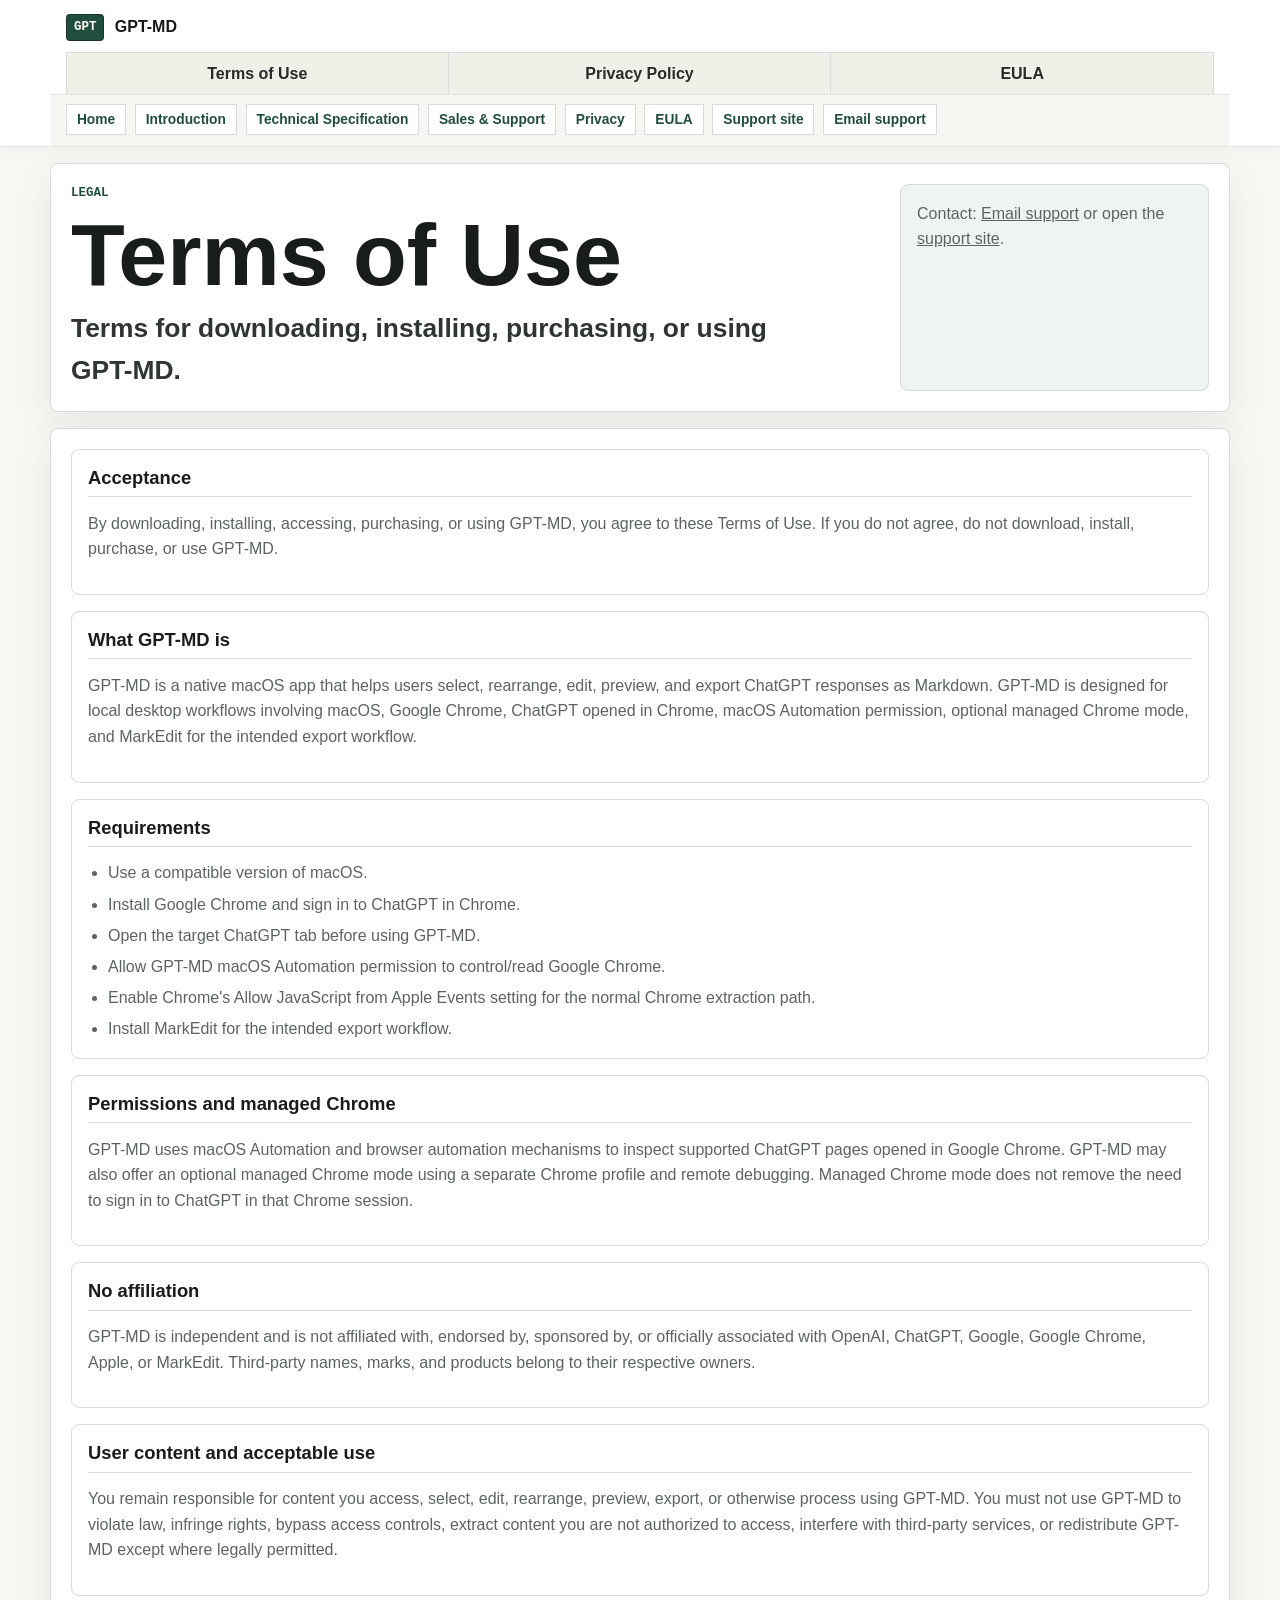
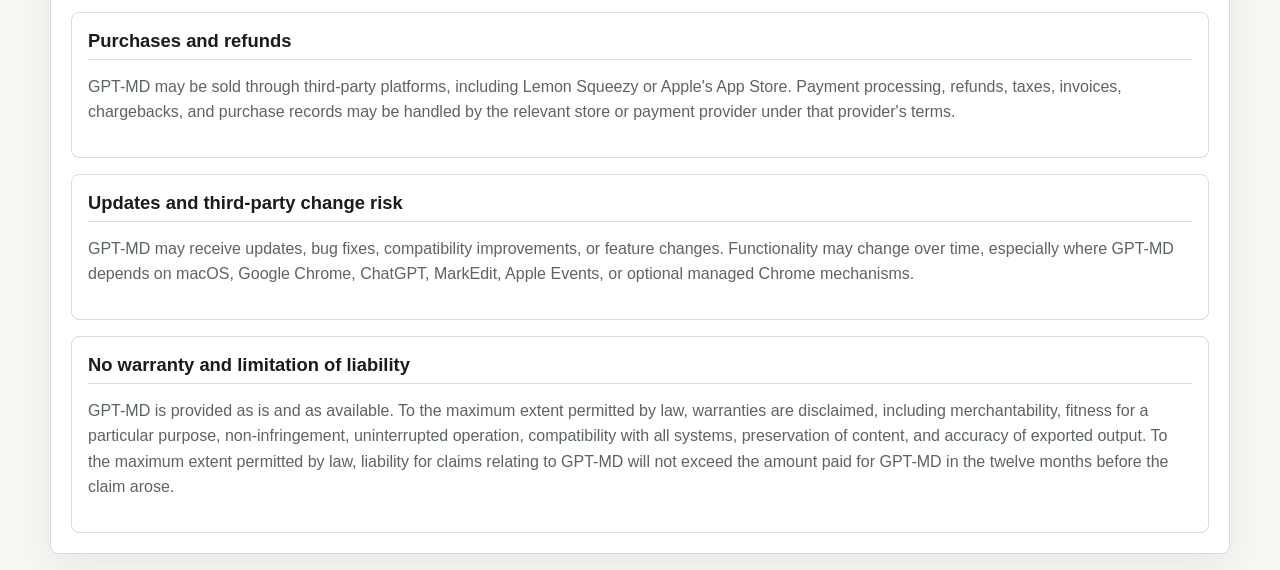
<file: terms.html>
<!doctype html>
<html lang="en">
<head>
  <meta charset="utf-8">
  <meta name="viewport" content="width=device-width, initial-scale=1">
  <title>GPT-MD Terms of Use</title>
  <meta name="description" content="Terms of use for GPT-MD.">
  <link rel="icon" type="image/png" href="./favicon.png?v=20260423a">
  <link rel="stylesheet" href="./site.css?v=20260507a">
</head>
<body>
  <header class="site-header">
    <a class="brand" href="./index.html" aria-label="GPT-MD home"><span class="brand-mark">GPT</span><span>GPT-MD</span></a>
    <nav class="tabs" aria-label="Legal">
      <a href="./terms.html">Terms of Use</a>
      <a href="./privacy.html">Privacy Policy</a>
      <a href="./eula.html">EULA</a>
    </nav>
    <nav class="page-nav" aria-label="All pages">
      <a href="./index.html">Home</a>
      <a href="./index.html#introduction">Introduction</a>
      <a href="./index.html#technical-specification">Technical Specification</a>
      <a href="./index.html#sales-support">Sales &amp; Support</a>
      <a href="./privacy.html">Privacy</a>
      <a href="./eula.html">EULA</a>
      <a href="https://medschooloutsider-support.vercel.app" target="_blank" rel="noreferrer">Support site</a>
      <a href="mailto:worldpresident1030@gmail.com" target="_blank" rel="noreferrer">Email support</a>
    </nav>
  </header>

  <main>
    <section class="section proof-hero">
      <div>
        <p class="kicker">Legal</p>
        <h1>Terms of Use</h1>
        <p class="subtitle">Terms for downloading, installing, purchasing, or using GPT-MD.</p>
      </div>
      <aside class="proof-panel">
        <p>Contact: <a href="mailto:worldpresident1030@gmail.com" target="_blank" rel="noreferrer">Email support</a> or open the <a href="https://medschooloutsider-support.vercel.app" target="_blank" rel="noreferrer">support site</a>.</p>
      </aside>
    </section>

    <section class="section legal-body">
      <article>
        <h2>Acceptance</h2>
        <p>By downloading, installing, accessing, purchasing, or using GPT-MD, you agree to these Terms of Use. If you do not agree, do not download, install, purchase, or use GPT-MD.</p>
      </article>
      <article>
        <h2>What GPT-MD is</h2>
        <p>GPT-MD is a native macOS app that helps users select, rearrange, edit, preview, and export ChatGPT responses as Markdown. GPT-MD is designed for local desktop workflows involving macOS, Google Chrome, ChatGPT opened in Chrome, macOS Automation permission, optional managed Chrome mode, and MarkEdit for the intended export workflow.</p>
      </article>
      <article>
        <h2>Requirements</h2>
        <ul>
          <li>Use a compatible version of macOS.</li>
          <li>Install Google Chrome and sign in to ChatGPT in Chrome.</li>
          <li>Open the target ChatGPT tab before using GPT-MD.</li>
          <li>Allow GPT-MD macOS Automation permission to control/read Google Chrome.</li>
          <li>Enable Chrome's Allow JavaScript from Apple Events setting for the normal Chrome extraction path.</li>
          <li>Install MarkEdit for the intended export workflow.</li>
        </ul>
      </article>
      <article>
        <h2>Permissions and managed Chrome</h2>
        <p>GPT-MD uses macOS Automation and browser automation mechanisms to inspect supported ChatGPT pages opened in Google Chrome. GPT-MD may also offer an optional managed Chrome mode using a separate Chrome profile and remote debugging. Managed Chrome mode does not remove the need to sign in to ChatGPT in that Chrome session.</p>
      </article>
      <article>
        <h2>No affiliation</h2>
        <p>GPT-MD is independent and is not affiliated with, endorsed by, sponsored by, or officially associated with OpenAI, ChatGPT, Google, Google Chrome, Apple, or MarkEdit. Third-party names, marks, and products belong to their respective owners.</p>
      </article>
      <article>
        <h2>User content and acceptable use</h2>
        <p>You remain responsible for content you access, select, edit, rearrange, preview, export, or otherwise process using GPT-MD. You must not use GPT-MD to violate law, infringe rights, bypass access controls, extract content you are not authorized to access, interfere with third-party services, or redistribute GPT-MD except where legally permitted.</p>
      </article>
      <article>
        <h2>Purchases and refunds</h2>
        <p>GPT-MD may be sold through third-party platforms, including Lemon Squeezy or Apple's App Store. Payment processing, refunds, taxes, invoices, chargebacks, and purchase records may be handled by the relevant store or payment provider under that provider's terms.</p>
      </article>
      <article>
        <h2>Updates and third-party change risk</h2>
        <p>GPT-MD may receive updates, bug fixes, compatibility improvements, or feature changes. Functionality may change over time, especially where GPT-MD depends on macOS, Google Chrome, ChatGPT, MarkEdit, Apple Events, or optional managed Chrome mechanisms.</p>
      </article>
      <article>
        <h2>No warranty and limitation of liability</h2>
        <p>GPT-MD is provided as is and as available. To the maximum extent permitted by law, warranties are disclaimed, including merchantability, fitness for a particular purpose, non-infringement, uninterrupted operation, compatibility with all systems, preservation of content, and accuracy of exported output. To the maximum extent permitted by law, liability for claims relating to GPT-MD will not exceed the amount paid for GPT-MD in the twelve months before the claim arose.</p>
      </article>
    </section>
  </main>
</body>
</html>
</file>
<file: site.css>
:root {
  --page: #f7f7f4;
  --paper: #ffffff;
  --ink: #181c1b;
  --muted: #5c6462;
  --rule: #d7dcda;
  --rule-dark: #a9b1ae;
  --tab: #f0efe8;
  --tab-dark: #98936e;
  --green: #204d3d;
  --green-soft: #eef4f1;
  --steel: #f1f2ef;
  --warning: #744127;
  --shadow: 0 14px 38px rgba(24, 28, 27, 0.07);
  --content: 1180px;
}

* {
  box-sizing: border-box;
}

html {
  scroll-behavior: smooth;
}

body {
  margin: 0;
  color: var(--ink);
  font-family: -apple-system, BlinkMacSystemFont, "Segoe UI", sans-serif;
  background: var(--page);
}

a {
  color: inherit;
}

.skip-link {
  position: absolute;
  left: 1rem;
  top: -4rem;
  z-index: 30;
  padding: 0.7rem 1rem;
  background: var(--ink);
  color: white;
}

.skip-link:focus {
  top: 1rem;
}

.site-header {
  position: sticky;
  top: 0;
  z-index: 20;
  border-bottom: 1px solid rgba(24, 28, 27, 0.12);
  background: rgba(255, 255, 255, 0.94);
  box-shadow: 0 1px 18px rgba(24, 28, 27, 0.05);
  backdrop-filter: blur(14px);
}

.brand {
  display: flex;
  align-items: center;
  gap: 0.65rem;
  width: min(100%, var(--content));
  margin: 0 auto;
  padding: 0.85rem 1rem 0.7rem;
  color: #161916;
  font-weight: 700;
  text-decoration: none;
}

.brand-mark {
  display: inline-flex;
  align-items: center;
  justify-content: center;
  width: 2.4rem;
  height: 1.7rem;
  border: 1px solid rgba(24, 28, 27, 0.55);
  background: var(--green);
  color: #fffef8;
  font-family: ui-monospace, SFMono-Regular, Menlo, Consolas, monospace;
  font-size: 0.78rem;
  border-radius: 4px;
}

.tabs {
  display: grid;
  grid-template-columns: repeat(3, minmax(0, 1fr));
  width: min(100%, var(--content));
  margin: 0 auto;
  padding: 0 1rem;
}

.tabs a {
  display: flex;
  align-items: center;
  justify-content: center;
  min-height: 2.65rem;
  border: 1px solid var(--rule);
  border-bottom: 0;
  background: var(--tab);
  color: #272a28;
  font-weight: 650;
  text-align: center;
  text-decoration: none;
  transition: background-color 140ms ease, color 140ms ease;
}

.tabs a + a {
  border-left: 0;
}

.tabs a:hover,
.tabs a:focus-visible {
  background: #ffffff;
  outline: 2px solid var(--green);
  outline-offset: -2px;
}

.catalog-shell {
  width: min(calc(100% - 2rem), var(--content));
  margin: 1.2rem auto 0;
  padding-bottom: 3rem;
}

.tab-panel {
  scroll-margin-top: 7.5rem;
  margin-bottom: 1rem;
  border: 1px solid var(--rule);
  background: var(--paper);
  box-shadow: var(--shadow);
  border-radius: 8px;
  overflow: hidden;
}

.panel-header {
  padding: 2.2rem 2rem;
  border-bottom: 1px solid var(--rule);
  background: #ffffff;
}

.panel-header.compact {
  padding-bottom: 1.6rem;
}

.kicker,
.path-line,
.error-line {
  font-family: ui-monospace, SFMono-Regular, Menlo, Consolas, monospace;
}

.kicker {
  margin: 0 0 0.55rem;
  color: var(--green);
  font-size: 0.78rem;
  font-weight: 600;
  text-transform: uppercase;
}

h1,
h2,
h3,
p {
  margin-top: 0;
}

h1 {
  margin-bottom: 0.65rem;
  font-size: clamp(2.45rem, 7vw, 5.5rem);
  line-height: 0.95;
  letter-spacing: 0;
}

h2 {
  margin-bottom: 0.85rem;
  font-size: 1.15rem;
  line-height: 1.25;
}

h3 {
  margin-bottom: 0.45rem;
  font-size: 1rem;
}

p,
li,
dd,
td {
  color: var(--muted);
  line-height: 1.6;
}

.subtitle {
  max-width: 760px;
  margin: 0;
  color: #2f3533;
  font-size: clamp(1.1rem, 2.4vw, 1.65rem);
  font-weight: 600;
}

.intro-grid,
.sales-grid {
  display: grid;
  grid-template-columns: minmax(0, 1.15fr) minmax(300px, 0.85fr);
  gap: 1rem;
  padding: 1rem;
}

.summary-card,
.requirements-card,
.spec-box,
.setup-table-wrap,
.feature-list {
  border: 1px solid var(--rule);
  background: #ffffff;
  padding: 1.15rem;
  border-radius: 8px;
}

.summary-card p {
  max-width: 680px;
  margin-bottom: 0;
  color: #303736;
  font-size: 1.15rem;
}

.requirements-card {
  background: var(--green-soft);
}

.requirements-card p:last-child,
.spec-box p:last-child {
  margin-bottom: 0;
}

.feature-list {
  margin: 0 1rem 1rem;
}

.gallery-strip {
  display: grid;
  grid-template-columns: repeat(2, minmax(0, 1fr));
  gap: 1rem;
  padding: 0 1rem 1rem;
}

.gallery-strip img {
  display: block;
  width: 100%;
  height: auto;
  border: 1px solid var(--rule);
  background: #ffffff;
  box-shadow: 0 8px 22px rgba(24, 28, 27, 0.06);
  border-radius: 8px;
}

ul,
ol {
  margin: 0;
  padding-left: 1.25rem;
}

li + li {
  margin-top: 0.35rem;
}

.spec-layout {
  display: grid;
  grid-template-columns: repeat(2, minmax(0, 1fr));
  gap: 1rem;
  padding: 1rem;
}

.spec-box.wide {
  grid-column: 1 / -1;
}

.spec-table {
  margin: 0;
}

.spec-table div {
  display: grid;
  grid-template-columns: minmax(120px, 0.45fr) minmax(0, 1fr);
  border-top: 1px solid var(--rule);
}

.spec-table div:first-child {
  border-top: 0;
}

.spec-table dt,
.spec-table dd {
  margin: 0;
  padding: 0.55rem 0;
}

.spec-table dt {
  color: var(--ink);
  font-weight: 700;
}

.numbered-list {
  counter-reset: workflow;
  list-style: none;
  padding: 0;
}

.numbered-list li {
  counter-increment: workflow;
  display: grid;
  grid-template-columns: 2.4rem minmax(0, 1fr);
  gap: 0.7rem;
  align-items: start;
}

.numbered-list li::before {
  content: counter(workflow, decimal-leading-zero);
  color: var(--green);
  font-family: ui-monospace, SFMono-Regular, Menlo, Consolas, monospace;
  font-weight: 600;
}

.permission-grid {
  display: grid;
  grid-template-columns: repeat(2, minmax(0, 1fr));
  gap: 1rem;
}

.permission-grid article {
  border-left: 4px solid var(--green);
  padding-left: 1rem;
}

.path-line {
  padding: 0.7rem;
  border: 1px solid var(--rule);
  background: var(--steel);
  color: #30332e;
  font-size: 0.9rem;
}

.error-line {
  color: var(--warning);
  font-size: 0.9rem;
}

.button {
  display: inline-flex;
  align-items: center;
  justify-content: center;
  min-height: 2.7rem;
  padding: 0.65rem 0.95rem;
  border: 1px solid var(--green);
  background: var(--green);
  color: white;
  font-weight: 700;
  text-decoration: none;
  transition: transform 140ms ease, background-color 140ms ease;
}

.button:hover,
.button:focus-visible {
  transform: translateY(-1px);
  background: #17372c;
  outline: 2px solid var(--tab-dark);
  outline-offset: 2px;
}

.button.secondary {
  background: #ffffff;
  color: var(--green);
}

.purchase-actions {
  display: flex;
  flex-wrap: wrap;
  gap: 0.75rem;
}

.site-nav {
  display: flex;
  flex-wrap: wrap;
  gap: 0.55rem;
  width: min(100%, var(--content));
  margin: 0 auto;
  padding: 0 1rem 0.8rem;
}

.site-nav a {
  border: 1px solid var(--rule);
  background: var(--tab);
  color: var(--green);
  padding: 0.42rem 0.62rem;
  font-size: 0.86rem;
  font-weight: 700;
  text-decoration: none;
}

.legal-links {
  display: flex;
  flex-direction: column;
  gap: 0.75rem;
  align-items: flex-start;
}

.legal-links h2 {
  margin-bottom: 0.2rem;
}

.support-email a {
  color: var(--green);
  font-weight: 700;
}

.setup-table-wrap {
  margin: 0 1rem 1rem;
  overflow-x: auto;
}

.setup-table {
  width: 100%;
  border-collapse: collapse;
  font-size: 0.96rem;
}

.setup-table th,
.setup-table td {
  padding: 0.75rem;
  border-top: 1px solid var(--rule);
  text-align: left;
  vertical-align: top;
}

.setup-table th {
  color: var(--ink);
  background: var(--steel);
  font-weight: 700;
}

.site-footer {
  display: flex;
  justify-content: space-between;
  gap: 1rem;
  width: min(calc(100% - 2rem), var(--content));
  margin: 0 auto;
  padding: 1.4rem 0 2.4rem;
  color: var(--muted);
  font-size: 0.92rem;
}

.site-footer nav {
  display: flex;
  flex-wrap: wrap;
  gap: 1rem;
}

.site-footer a {
  color: var(--green);
  font-weight: 600;
  text-decoration: none;
}

.page-nav {
  display: flex;
  flex-wrap: wrap;
  gap: 0.55rem;
  width: min(100%, var(--content));
  margin: 0 auto;
  padding: 0.55rem 1rem 0.7rem;
  background: #f6f6f2;
  border-top: 1px solid rgba(24, 28, 27, 0.08);
}

.page-nav a {
  border: 1px solid var(--rule);
  background: #ffffff;
  color: var(--green);
  padding: 0.42rem 0.62rem;
  font-size: 0.86rem;
  font-weight: 700;
  text-decoration: none;
}

.page-nav a:hover,
.page-nav a:focus-visible {
  outline: 2px solid var(--green);
  outline-offset: 2px;
}

.legal-body {
  display: grid;
  gap: 1rem;
}

.legal-body article {
  border: 1px solid var(--rule);
  background: #ffffff;
  padding: 1rem;
  border-radius: 8px;
}

.legal-body article h2 {
  border-bottom: 1px solid var(--rule);
  padding-bottom: 0.45rem;
}

.proof-hero {
  display: grid;
  grid-template-columns: minmax(0, 1fr) minmax(280px, 0.38fr);
  gap: 1rem;
}

.proof-panel {
  border: 1px solid var(--rule);
  background: var(--green-soft);
  padding: 1rem;
  border-radius: 8px;
}

.section {
  width: min(calc(100% - 2rem), var(--content));
  margin: 1rem auto;
  border: 1px solid var(--rule);
  background: var(--paper);
  padding: 1.25rem;
  border-radius: 8px;
  box-shadow: var(--shadow);
}

.section-heading {
  border-bottom: 1px solid var(--rule);
  margin-bottom: 1rem;
}

.two-column,
.feature-grid {
  display: grid;
  grid-template-columns: repeat(2, minmax(0, 1fr));
  gap: 1rem;
}

.feature-grid article {
  border: 1px solid var(--rule);
  background: #ffffff;
  padding: 1rem;
  border-radius: 8px;
}

.eyebrow {
  margin: 0 0 0.55rem;
  color: var(--green);
  font-size: 0.78rem;
  font-weight: 700;
  text-transform: uppercase;
}

.lede {
  max-width: 760px;
  color: #303736;
  font-size: 1.15rem;
}

.proof-metrics,
.proof-grid {
  display: grid;
  grid-template-columns: repeat(4, minmax(0, 1fr));
  gap: 1rem;
  margin-top: 1rem;
}

.proof-grid {
  grid-template-columns: repeat(3, minmax(0, 1fr));
}

.proof-metric,
.proof-block {
  border: 1px solid var(--rule);
  background: #ffffff;
  padding: 1rem;
  border-radius: 8px;
}

.proof-metric strong {
  display: block;
  margin-bottom: 0.35rem;
  color: var(--ink);
  font-size: 1.1rem;
}

.proof-strip {
  display: grid;
  grid-template-columns: minmax(0, 1fr) minmax(300px, 0.8fr);
  gap: 1rem;
  align-items: start;
}

.proof-strip img {
  display: block;
  width: 100%;
  height: auto;
  border: 1px solid var(--rule);
  border-radius: 8px;
}

.proof-list {
  margin-top: 0.75rem;
}

.section-accent {
  background: #fbfbf8;
}

.product-sample {
  scroll-margin-top: 7.5rem;
}

.product-sample .section-heading {
  margin-bottom: 1rem;
}

.product-sample .section-heading h2 {
  margin-bottom: 0.65rem;
  font-size: 1.35rem;
}

.file-grid,
.sample-workbench {
  display: grid;
  gap: 1rem;
}

.file-grid {
  grid-template-columns: repeat(2, minmax(0, 1fr));
  margin-bottom: 1rem;
}

.sample-workbench {
  grid-template-columns: minmax(12rem, 0.85fr) minmax(18rem, 1.25fr) minmax(18rem, 1.25fr);
  align-items: stretch;
}

.sample-panel {
  display: flex;
  min-width: 0;
  min-height: 28rem;
  flex-direction: column;
  border: 1px solid var(--rule);
  background: #ffffff;
  border-radius: 8px;
  padding: 1rem;
}

.sample-panel h3 {
  margin-bottom: 0.85rem;
  color: var(--ink);
}

.sample-panel-head {
  display: flex;
  gap: 0.75rem;
  align-items: flex-start;
  justify-content: space-between;
  margin-bottom: 0.85rem;
}

.sample-panel-head h3,
.sample-panel-head .kicker,
.sample-source-panel .kicker {
  margin-bottom: 0;
}

.sample-open-card {
  min-height: 11rem;
}

.file-card {
  display: block;
  min-height: 8rem;
  border: 1px solid var(--rule);
  background: #ffffff;
  padding: 1rem;
  color: inherit;
  text-decoration: none;
  border-radius: 8px;
}

.file-card strong,
.file-card span {
  display: block;
}

.file-card strong {
  margin-bottom: 0.45rem;
  color: var(--ink);
}

.file-card span {
  color: var(--muted);
  line-height: 1.5;
}

.file-card:hover,
.file-card:focus-visible {
  outline: 2px solid var(--green);
  outline-offset: 2px;
}

.small-button,
.response-actions button {
  min-height: 2.25rem;
  border: 1px solid var(--rule-dark);
  background: #ffffff;
  color: var(--green);
  padding: 0.45rem 0.65rem;
  font: inherit;
  font-size: 0.9rem;
  font-weight: 700;
  text-decoration: none;
  cursor: pointer;
}

.small-button:hover,
.small-button:focus-visible,
.response-actions button:hover,
.response-actions button:focus-visible {
  outline: 2px solid var(--green);
  outline-offset: 2px;
}

.response-actions button:disabled {
  color: #9da7a3;
  cursor: default;
  opacity: 0.65;
}

.response-actions button:disabled:hover,
.response-actions button:disabled:focus-visible {
  outline: 0;
}

.response-list {
  display: grid;
  gap: 0.75rem;
  min-width: 0;
}

.response-card {
  border: 1px solid var(--rule);
  background: #fbfbf8;
  border-radius: 8px;
  overflow: hidden;
}

.response-card-head {
  display: flex;
  gap: 0.75rem;
  align-items: center;
  justify-content: space-between;
  padding: 0.75rem;
  border-bottom: 1px solid var(--rule);
}

.response-card-head label {
  display: flex;
  min-width: 0;
  gap: 0.45rem;
  align-items: flex-start;
  color: var(--ink);
  font-weight: 700;
}

.response-card-head input {
  margin-top: 0.2rem;
  accent-color: var(--green);
}

.response-card-head span {
  overflow-wrap: anywhere;
}

.response-actions {
  display: flex;
  flex: none;
  gap: 0.35rem;
}

.response-card textarea {
  display: block;
  width: 100%;
  min-height: 11rem;
  border: 0;
  background: #ffffff;
  color: #232826;
  padding: 0.75rem;
  resize: vertical;
  font: 0.9rem/1.5 ui-monospace, SFMono-Regular, Menlo, Consolas, monospace;
}

.response-card textarea:focus {
  outline: 2px solid var(--green);
  outline-offset: -2px;
}

.sample-proof-strip {
  margin-top: 1rem;
}

.proof-strip-copy {
  min-width: 0;
}

.sample-output {
  flex: 1;
  min-height: 0;
  overflow-x: auto;
  border: 1px solid var(--rule);
  background: #ffffff;
  padding: 0.85rem;
  color: #232826;
  font-family: ui-monospace, SFMono-Regular, Menlo, Consolas, monospace;
  font-size: 0.88rem;
  line-height: 1.45;
  white-space: pre-wrap;
}

.export-output {
  height: 100%;
  min-height: 25rem;
}

.modal-open {
  overflow: hidden;
}

.file-modal[hidden] {
  display: none;
}

.file-modal {
  position: fixed;
  inset: 0;
  z-index: 40;
  display: grid;
  place-items: center;
  padding: 1rem;
}

.file-modal-backdrop {
  position: absolute;
  inset: 0;
  background: rgba(24, 28, 27, 0.58);
}

.file-modal-panel {
  position: relative;
  z-index: 1;
  display: grid;
  grid-template-rows: auto minmax(0, 1fr) auto;
  width: min(1120px, 100%);
  height: min(820px, calc(100vh - 2rem));
  border: 1px solid var(--rule);
  background: var(--paper);
  border-radius: 8px;
  box-shadow: 0 22px 70px rgba(24, 28, 27, 0.22);
  overflow: hidden;
}

.file-modal-header,
.file-modal-footer {
  display: flex;
  gap: 1rem;
  align-items: center;
  justify-content: space-between;
  padding: 1rem;
  border-bottom: 1px solid var(--rule);
}

.file-modal-header h2 {
  margin-bottom: 0;
}

.file-modal-footer {
  border-top: 1px solid var(--rule);
  border-bottom: 0;
  background: #fbfbf8;
}

.modal-close {
  min-height: 2.4rem;
  border: 1px solid var(--rule-dark);
  background: #ffffff;
  color: var(--green);
  padding: 0.55rem 0.8rem;
  font: inherit;
  font-weight: 700;
  cursor: pointer;
}

.modal-close:hover,
.modal-close:focus-visible {
  outline: 2px solid var(--green);
  outline-offset: 2px;
}

.file-preview-frame {
  width: 100%;
  height: 100%;
  border: 0;
  background: var(--page);
}

@media (max-width: 760px) {
  .brand {
    padding-inline: 0.8rem;
  }

  .tabs {
    grid-template-columns: 1fr;
    padding: 0;
  }

  .tabs a {
    border-left: 0;
    border-right: 0;
  }

  .catalog-shell,
  .site-footer {
    width: min(calc(100% - 1rem), var(--content));
  }

  .panel-header,
  .intro-grid,
  .spec-layout,
  .sales-grid {
    padding: 0.85rem;
  }

  .intro-grid,
  .spec-layout,
  .sales-grid,
  .permission-grid,
  .two-column,
  .feature-grid,
  .proof-hero,
  .proof-grid,
  .proof-metrics,
  .proof-strip,
  .file-grid,
  .sample-workbench {
    grid-template-columns: 1fr;
  }

  .sample-panel {
    min-height: 0;
  }

  .response-card-head {
    align-items: stretch;
    flex-direction: column;
  }

  .response-actions {
    width: 100%;
  }

  .response-actions button {
    flex: 1;
  }

  .purchase-actions {
    align-items: stretch;
    flex-direction: column;
  }

  .file-modal {
    padding: 0.5rem;
  }

  .file-modal-panel {
    height: calc(100vh - 1rem);
  }

  .file-modal-header,
  .file-modal-footer {
    align-items: flex-start;
    flex-direction: column;
  }

  .spec-box.wide {
    grid-column: auto;
  }

  .feature-list,
  .gallery-strip,
  .setup-table-wrap {
    margin: 0 0.85rem 0.85rem;
  }

  .gallery-strip {
    grid-template-columns: 1fr;
    padding: 0 0.85rem 0.85rem;
  }

  .site-footer {
    flex-direction: column;
  }
}
</file>
